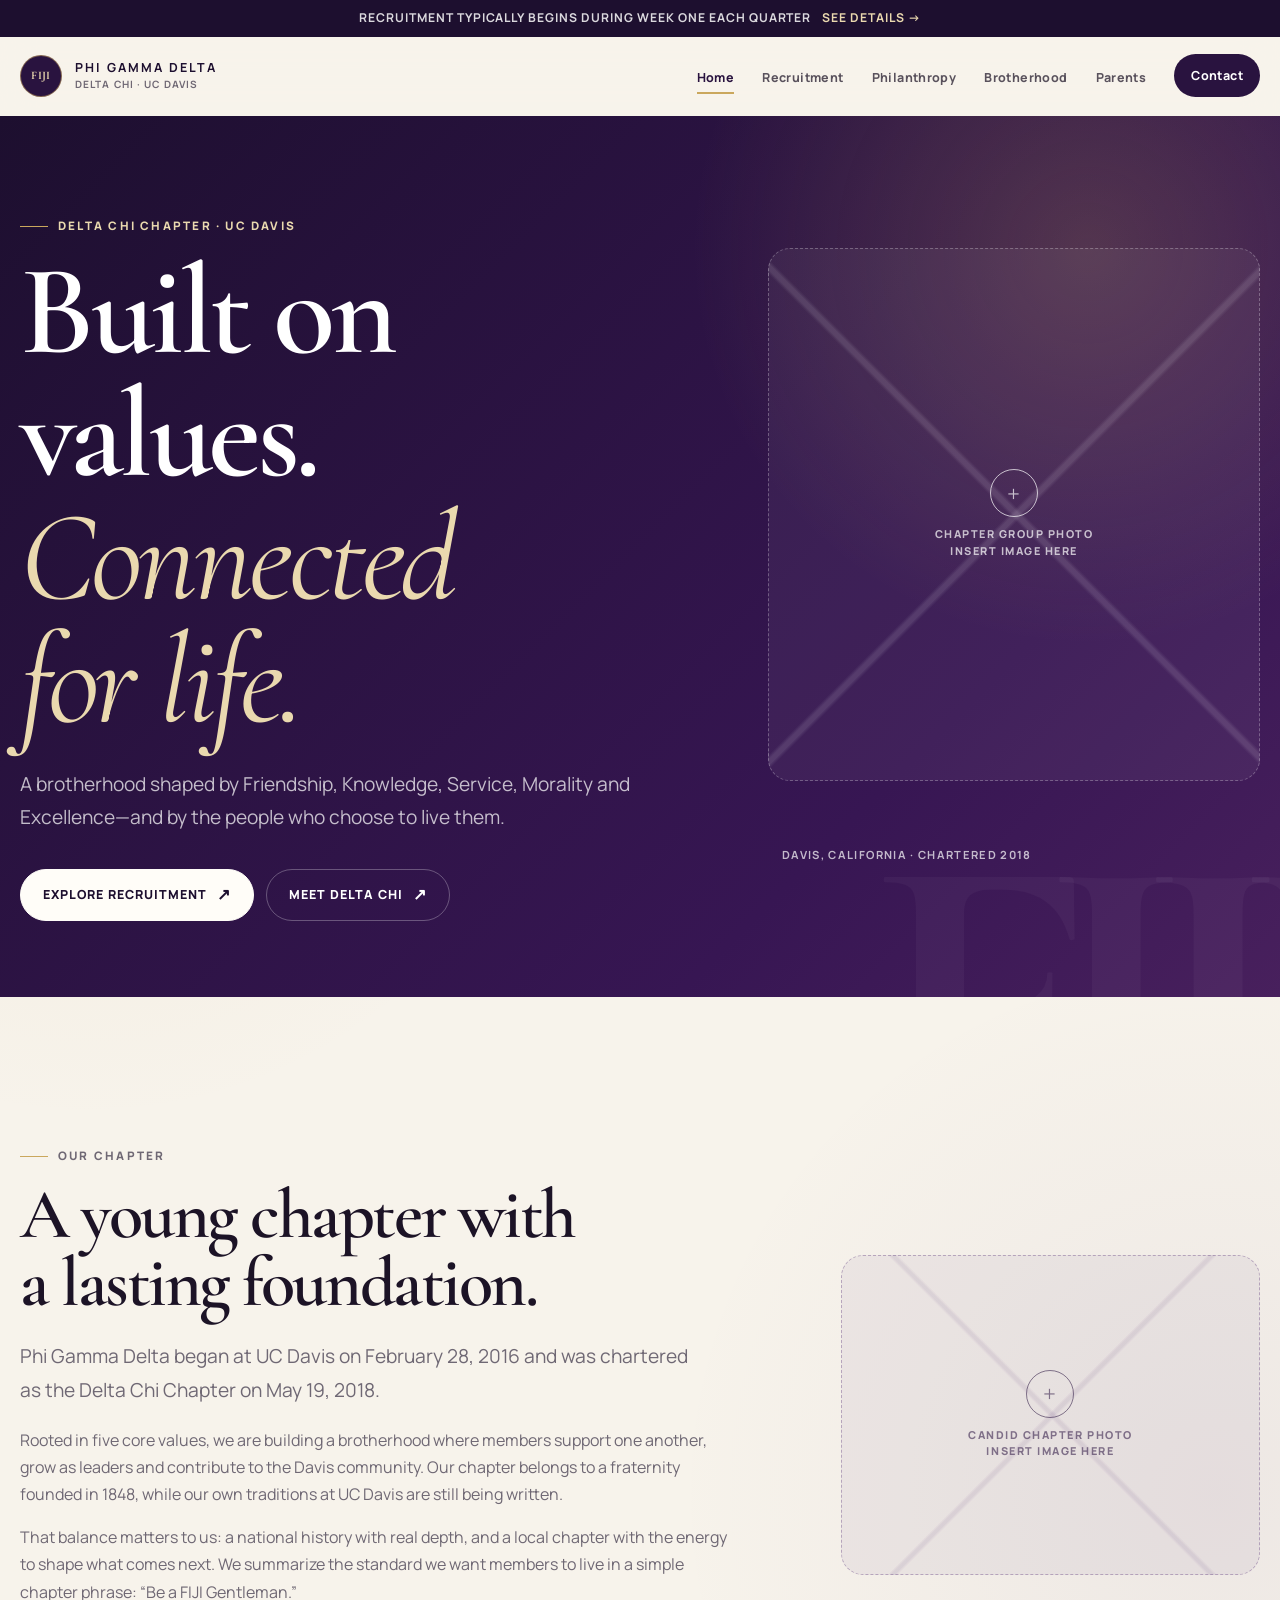
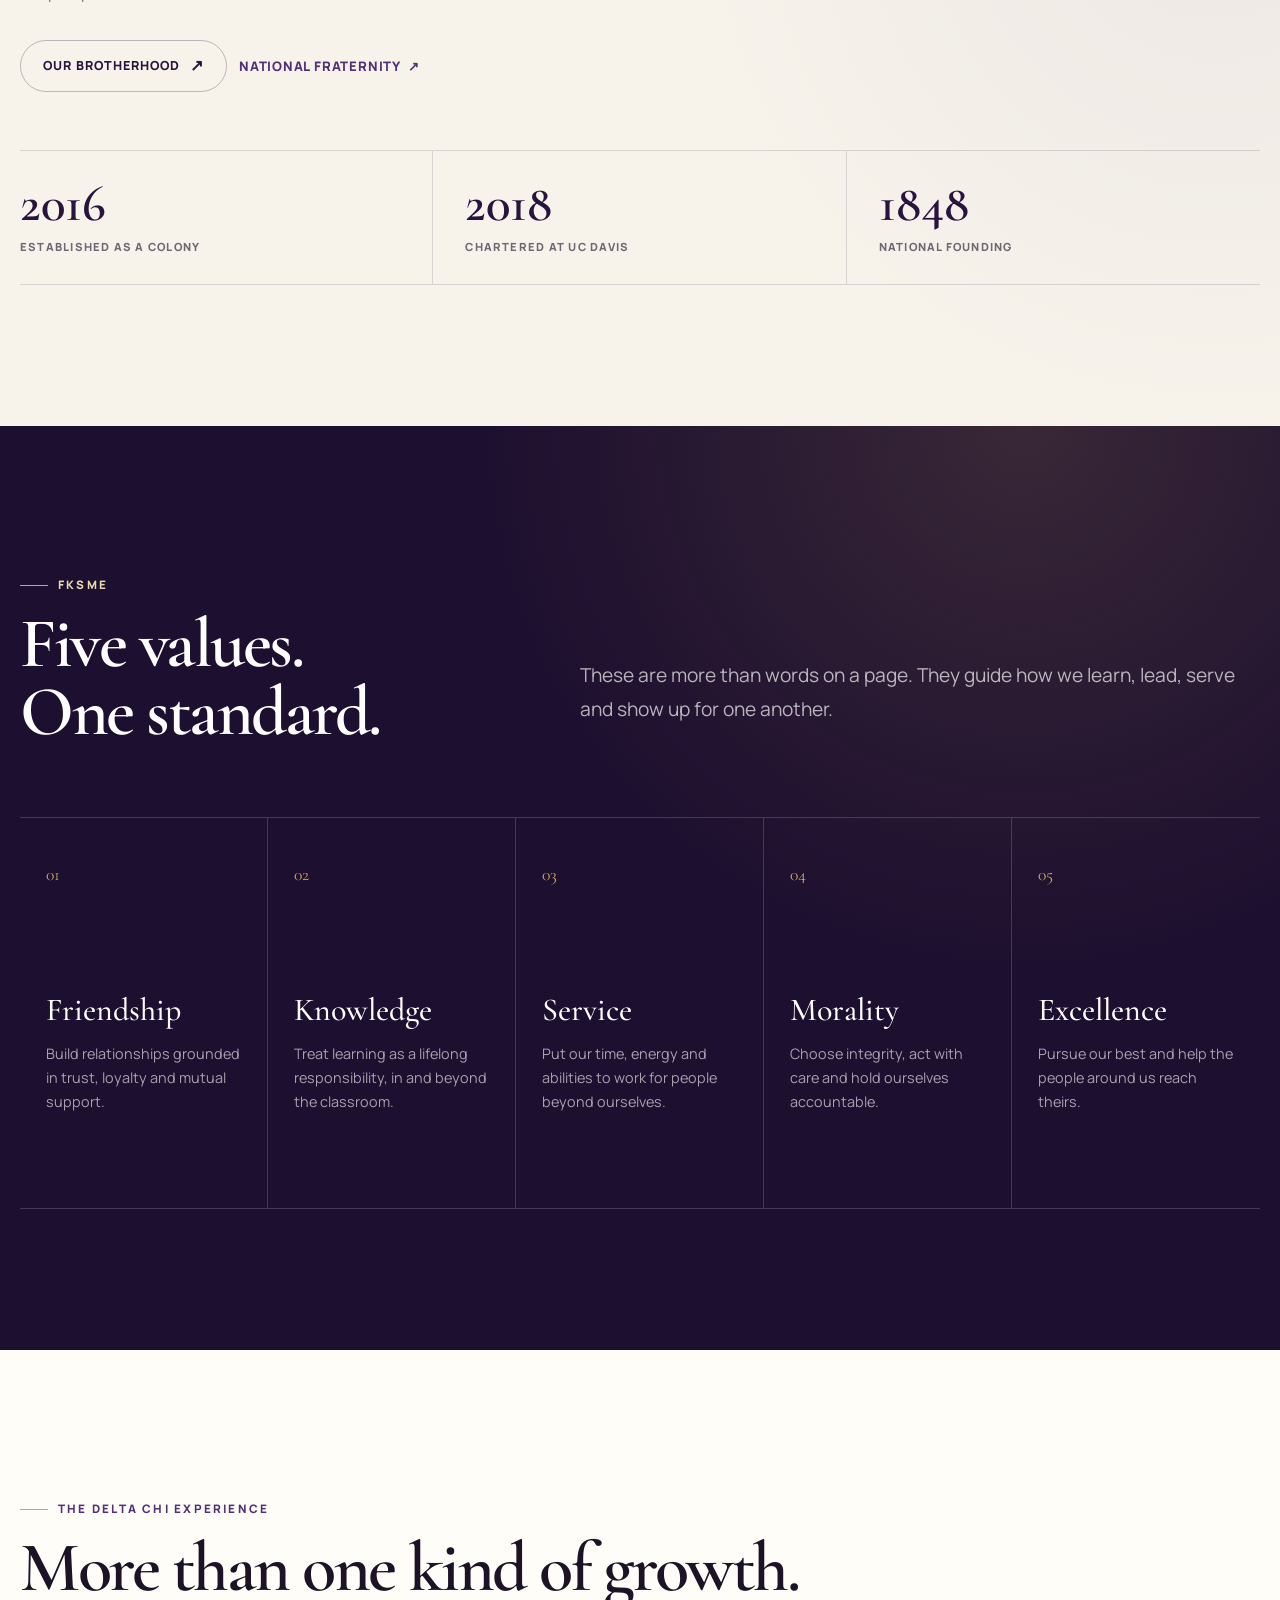
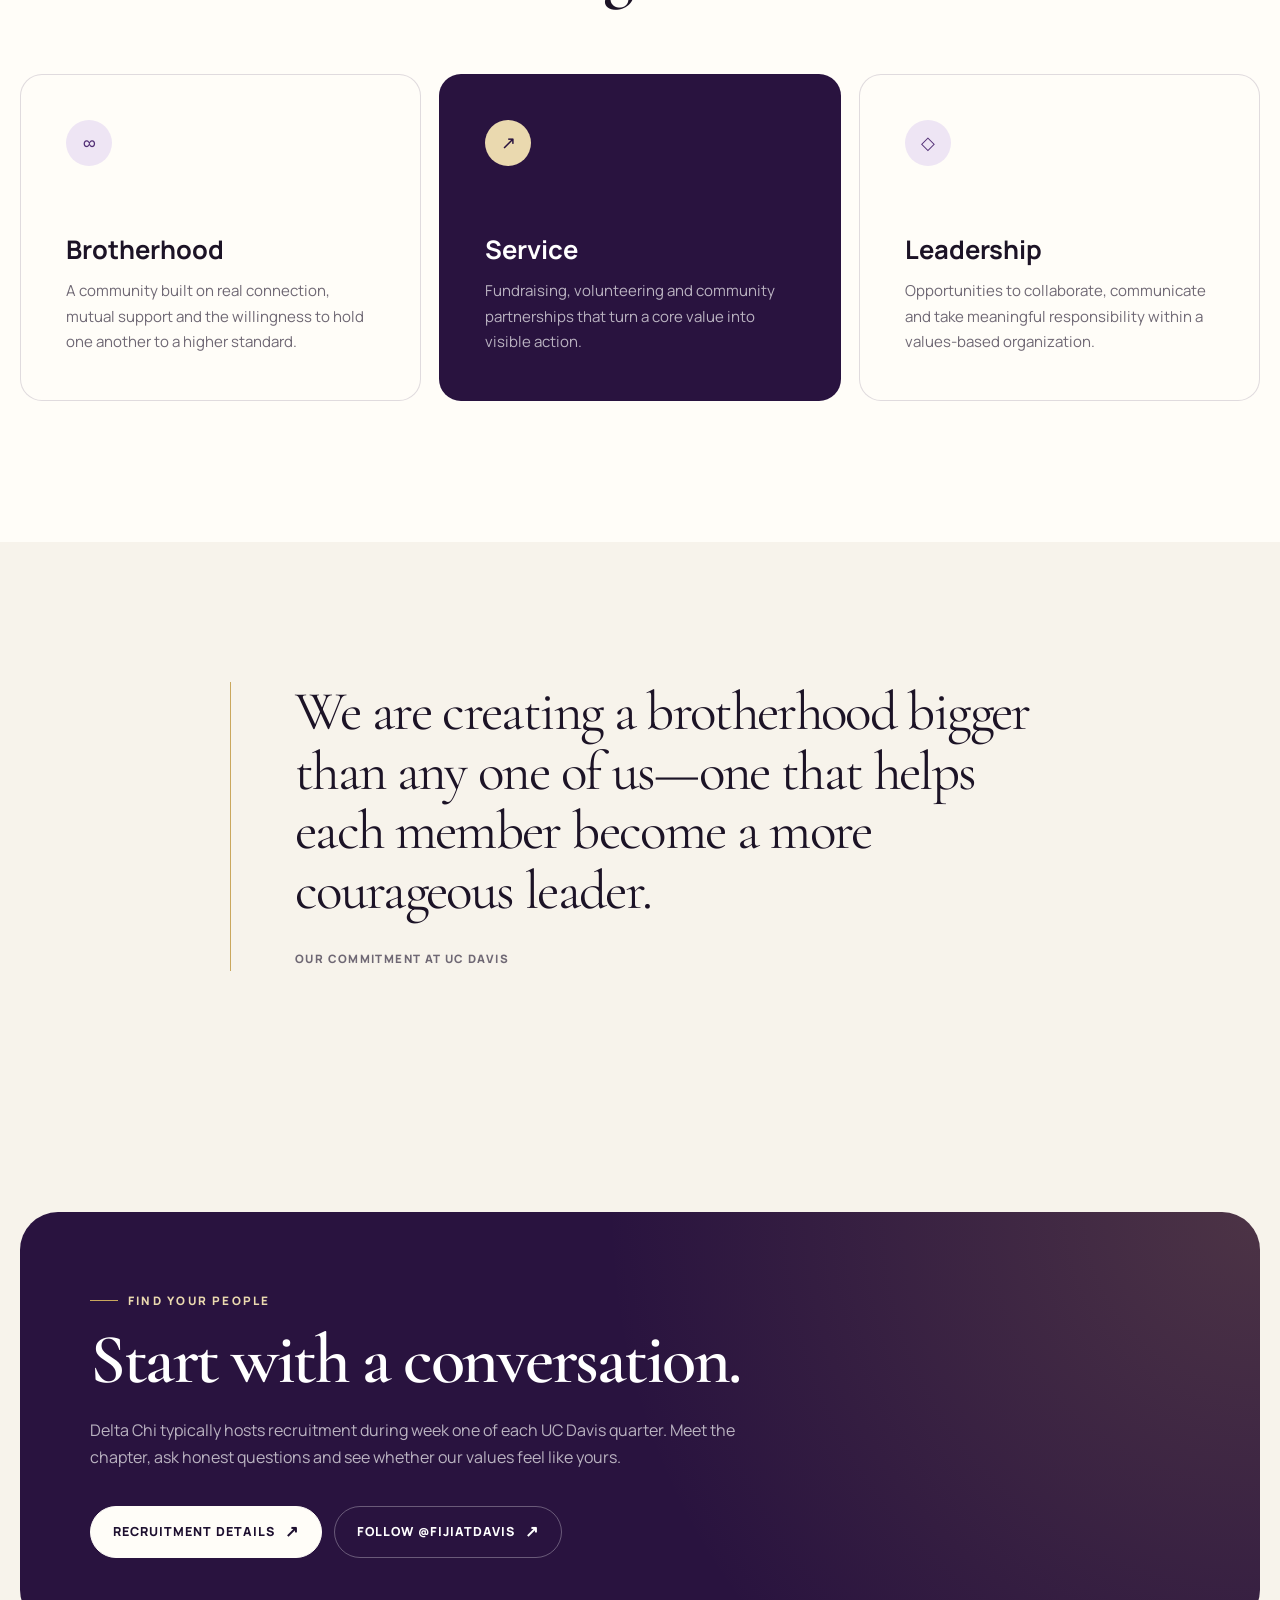
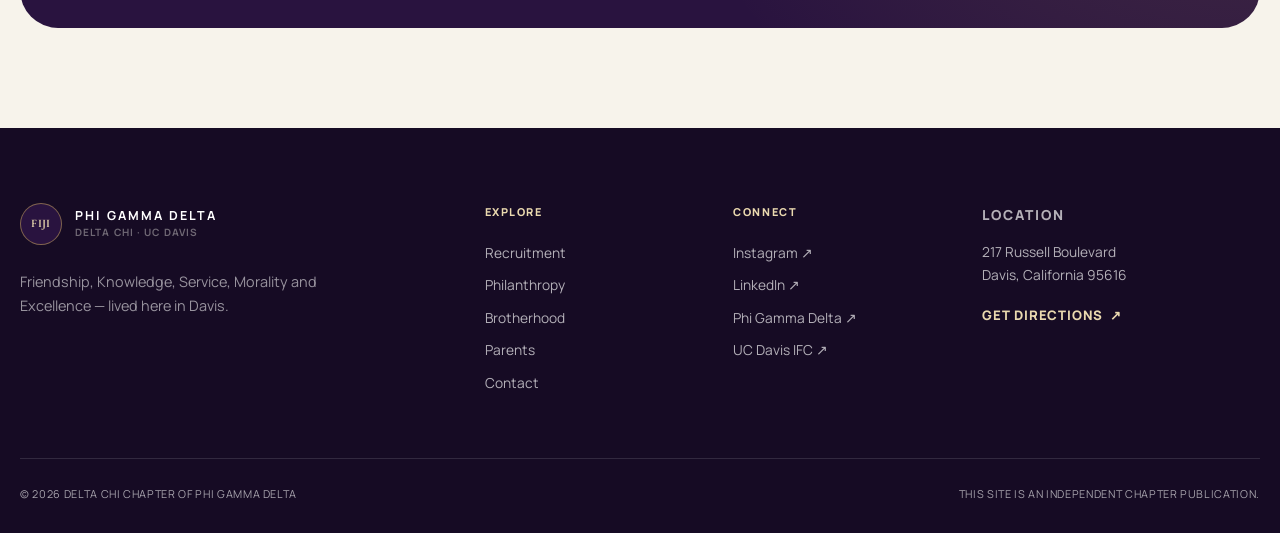
<file: index.html>
<!doctype html>
<html lang="en">
<head>
  <meta charset="utf-8">
  <meta name="viewport" content="width=device-width, initial-scale=1">
  <meta name="description" content="Phi Gamma Delta at UC Davis — the Delta Chi Chapter, chartered in 2018 and guided by Friendship, Knowledge, Service, Morality and Excellence.">
  <meta name="theme-color" content="#1d0f2f">
  <title>FIJI at UC Davis | Delta Chi Chapter</title>
  <link rel="preconnect" href="https://fonts.googleapis.com">
  <link rel="preconnect" href="https://fonts.gstatic.com" crossorigin>
  <link href="https://fonts.googleapis.com/css2?family=Cormorant+Garamond:ital,wght@0,500;0,600;1,500&amp;family=Manrope:wght@400;600;700;800&amp;display=swap" rel="stylesheet">
  <link rel="stylesheet" href="styles.css">
  <script src="script.js" defer></script>
</head>
<body data-page="home">
  <div data-site-header></div>
  <noscript>
    <nav class="noscript-nav" aria-label="Primary navigation">
      <a href="index.html">FIJI at UC Davis</a>
      <div class="noscript-links"><a href="index.html">Home</a><a href="recruitment.html">Recruitment</a><a href="philanthropy.html">Philanthropy</a><a href="brotherhood.html">Brotherhood</a><a href="parents.html">Parents</a><a href="contact.html">Contact</a><a href="https://www.instagram.com/fijiatdavis/">Instagram ↗</a></div>
    </nav>
  </noscript>

  <main id="main-content">
    <section class="home-hero">
      <div class="container hero-grid">
        <div class="hero-copy reveal">
          <p class="eyebrow light">Delta Chi Chapter · UC Davis</p>
          <h1>Built on values.<em>Connected for life.</em></h1>
          <p class="lede">A brotherhood shaped by Friendship, Knowledge, Service, Morality and Excellence—and by the people who choose to live them.</p>
          <div class="button-row">
            <a class="button light" href="recruitment.html">Explore recruitment</a>
            <a class="button secondary" style="color:#fff;border-color:rgba(255,255,255,.28)" href="#our-chapter">Meet Delta Chi</a>
          </div>
        </div>
        <div class="hero-side reveal">
          <div class="photo-placeholder dark" role="img" aria-label="Image placeholder for a chapter group photograph">
            <span class="placeholder-label">Chapter group photo<br>Insert image here</span>
          </div>
          <div class="chapter-stamp"><span>Davis, California · Chartered 2018</span></div>
        </div>
      </div>
    </section>

    <section class="section" id="our-chapter">
      <div class="container">
        <div class="split wide-left">
          <div class="copy-block reveal">
            <p class="eyebrow">Our chapter</p>
            <h2>A young chapter with a lasting foundation.</h2>
            <p class="lede">Phi Gamma Delta began at UC Davis on February 28, 2016 and was chartered as the Delta Chi Chapter on May 19, 2018.</p>
            <p>Rooted in five core values, we are building a brotherhood where members support one another, grow as leaders and contribute to the Davis community. Our chapter belongs to a fraternity founded in 1848, while our own traditions at UC Davis are still being written.</p>
            <p>That balance matters to us: a national history with real depth, and a local chapter with the energy to shape what comes next. We summarize the standard we want members to live in a simple chapter phrase: “Be a FIJI Gentleman.”</p>
            <div class="button-row">
              <a class="button secondary" href="brotherhood.html">Our brotherhood</a>
              <a class="text-link" href="https://phigam.org/" target="_blank" rel="noopener noreferrer">National fraternity</a>
            </div>
          </div>
          <div class="photo-placeholder reveal" role="img" aria-label="Image placeholder for a candid chapter photograph">
            <span class="placeholder-label">Candid chapter photo<br>Insert image here</span>
          </div>
        </div>
        <div class="facts-row reveal" aria-label="Chapter milestones">
          <div class="fact"><strong>2016</strong><span>Established as a colony</span></div>
          <div class="fact"><strong>2018</strong><span>Chartered at UC Davis</span></div>
          <div class="fact"><strong>1848</strong><span>National founding</span></div>
        </div>
      </div>
    </section>

    <section class="section purple" id="values">
      <div class="container">
        <div class="section-head reveal">
          <div>
            <p class="eyebrow light">FKSME</p>
            <h2>Five values.<br>One standard.</h2>
          </div>
          <p class="lede">These are more than words on a page. They guide how we learn, lead, serve and show up for one another.</p>
        </div>
        <div class="values-grid reveal">
          <article class="value-card">
            <span class="number">01</span>
            <h3>Friendship</h3>
            <p>Build relationships grounded in trust, loyalty and mutual support.</p>
          </article>
          <article class="value-card">
            <span class="number">02</span>
            <h3>Knowledge</h3>
            <p>Treat learning as a lifelong responsibility, in and beyond the classroom.</p>
          </article>
          <article class="value-card">
            <span class="number">03</span>
            <h3>Service</h3>
            <p>Put our time, energy and abilities to work for people beyond ourselves.</p>
          </article>
          <article class="value-card">
            <span class="number">04</span>
            <h3>Morality</h3>
            <p>Choose integrity, act with care and hold ourselves accountable.</p>
          </article>
          <article class="value-card">
            <span class="number">05</span>
            <h3>Excellence</h3>
            <p>Pursue our best and help the people around us reach theirs.</p>
          </article>
        </div>
      </div>
    </section>

    <section class="section paper">
      <div class="container">
        <div class="section-head reveal">
          <div>
            <p class="eyebrow">The Delta Chi experience</p>
            <h2>More than one kind of growth.</h2>
          </div>
        </div>
        <div class="feature-grid">
          <a class="feature-card reveal" href="brotherhood.html">
            <span class="card-icon" aria-hidden="true">∞</span>
            <h3>Brotherhood</h3>
            <p>A community built on real connection, mutual support and the willingness to hold one another to a higher standard.</p>
          </a>
          <a class="feature-card highlight reveal" href="philanthropy.html">
            <span class="card-icon" aria-hidden="true">↗</span>
            <h3>Service</h3>
            <p>Fundraising, volunteering and community partnerships that turn a core value into visible action.</p>
          </a>
          <a class="feature-card reveal" href="parents.html">
            <span class="card-icon" aria-hidden="true">◇</span>
            <h3>Leadership</h3>
            <p>Opportunities to collaborate, communicate and take meaningful responsibility within a values-based organization.</p>
          </a>
        </div>
      </div>
    </section>

    <section class="section">
      <div class="narrow reveal">
        <blockquote class="editorial-quote">
          <p>We are creating a brotherhood bigger than any one of us—one that helps each member become a more courageous leader.</p>
          <cite>Our commitment at UC Davis</cite>
        </blockquote>
      </div>
    </section>

    <section class="section tight">
      <div class="container">
        <div class="callout reveal">
          <p class="eyebrow light">Find your people</p>
          <h2>Start with a conversation.</h2>
          <p>Delta Chi typically hosts recruitment during week one of each UC Davis quarter. Meet the chapter, ask honest questions and see whether our values feel like yours.</p>
          <div class="button-row">
            <a class="button light" href="recruitment.html">Recruitment details</a>
            <a class="button secondary" style="color:#fff;border-color:rgba(255,255,255,.3)" href="https://www.instagram.com/fijiatdavis/" target="_blank" rel="noopener noreferrer">Follow @fijiatdavis</a>
          </div>
        </div>
      </div>
    </section>
  </main>

  <div data-site-footer></div>
</body>
</html>
</file>
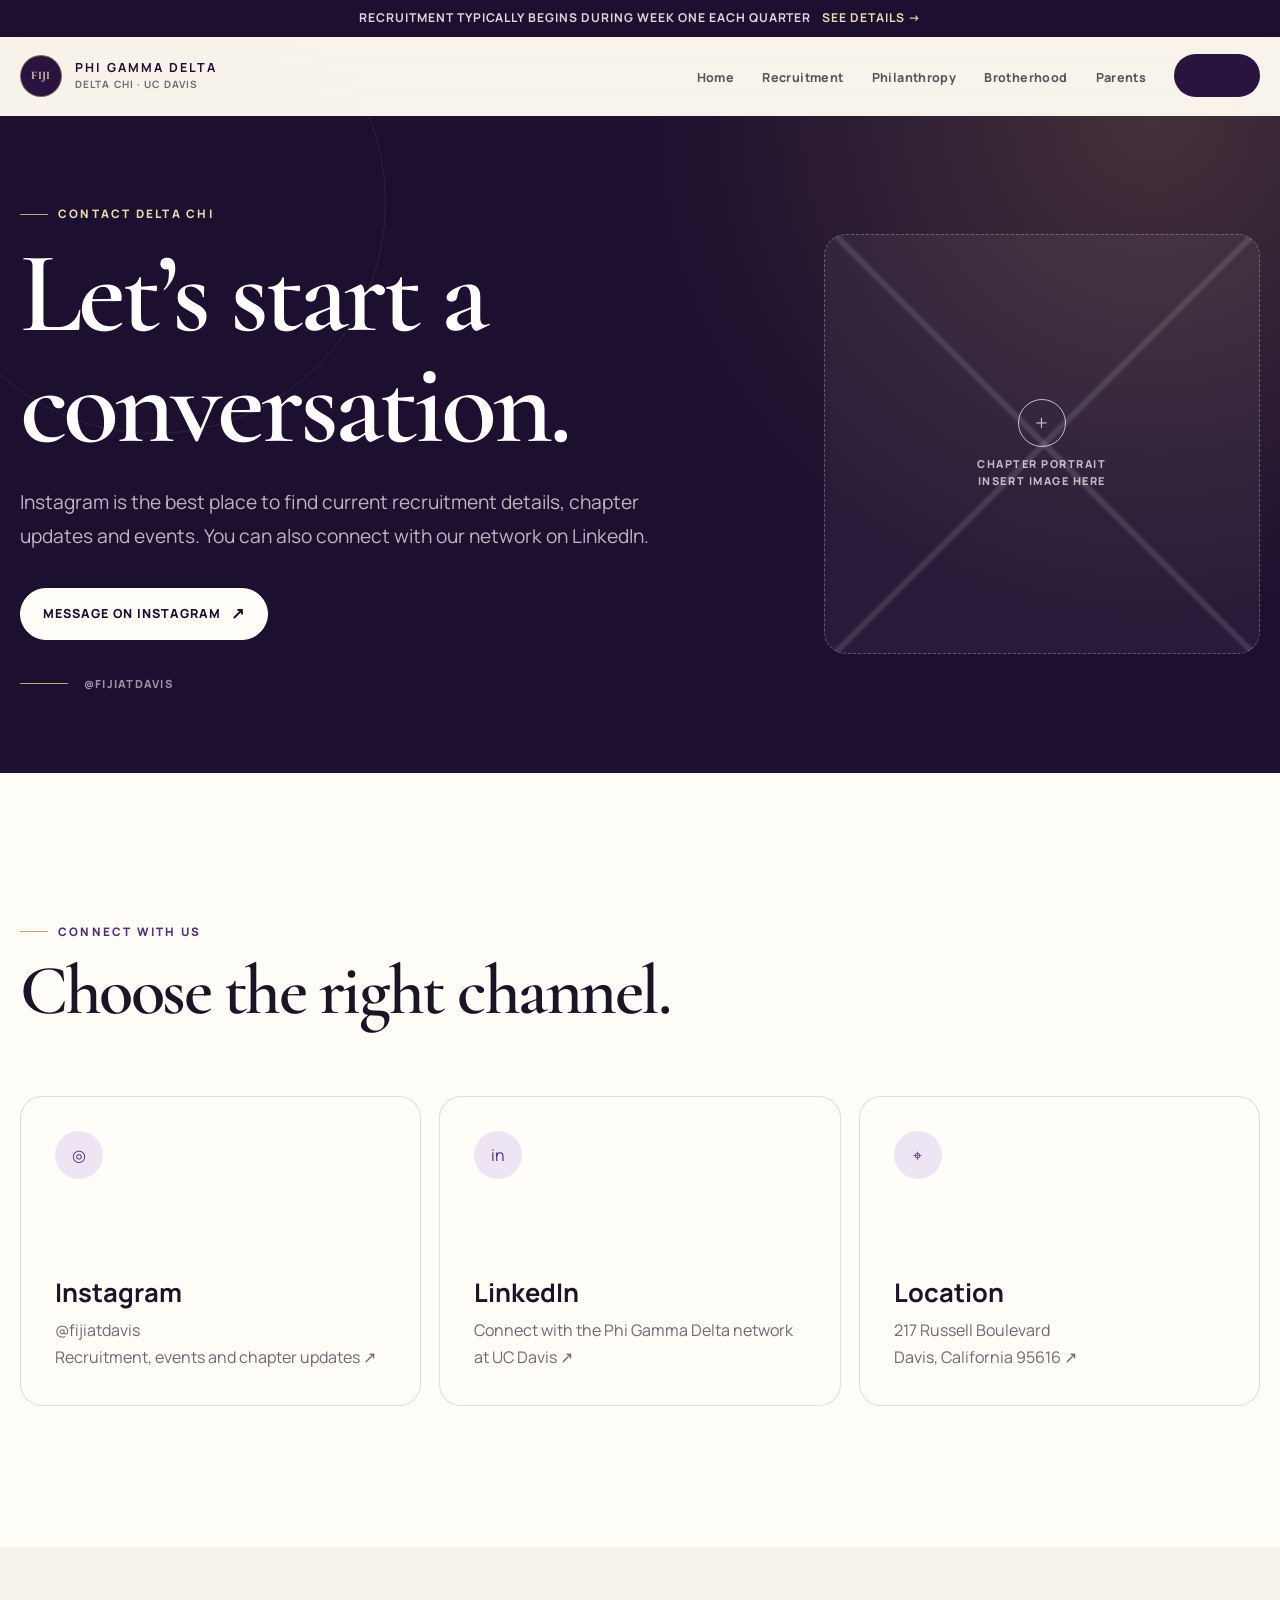
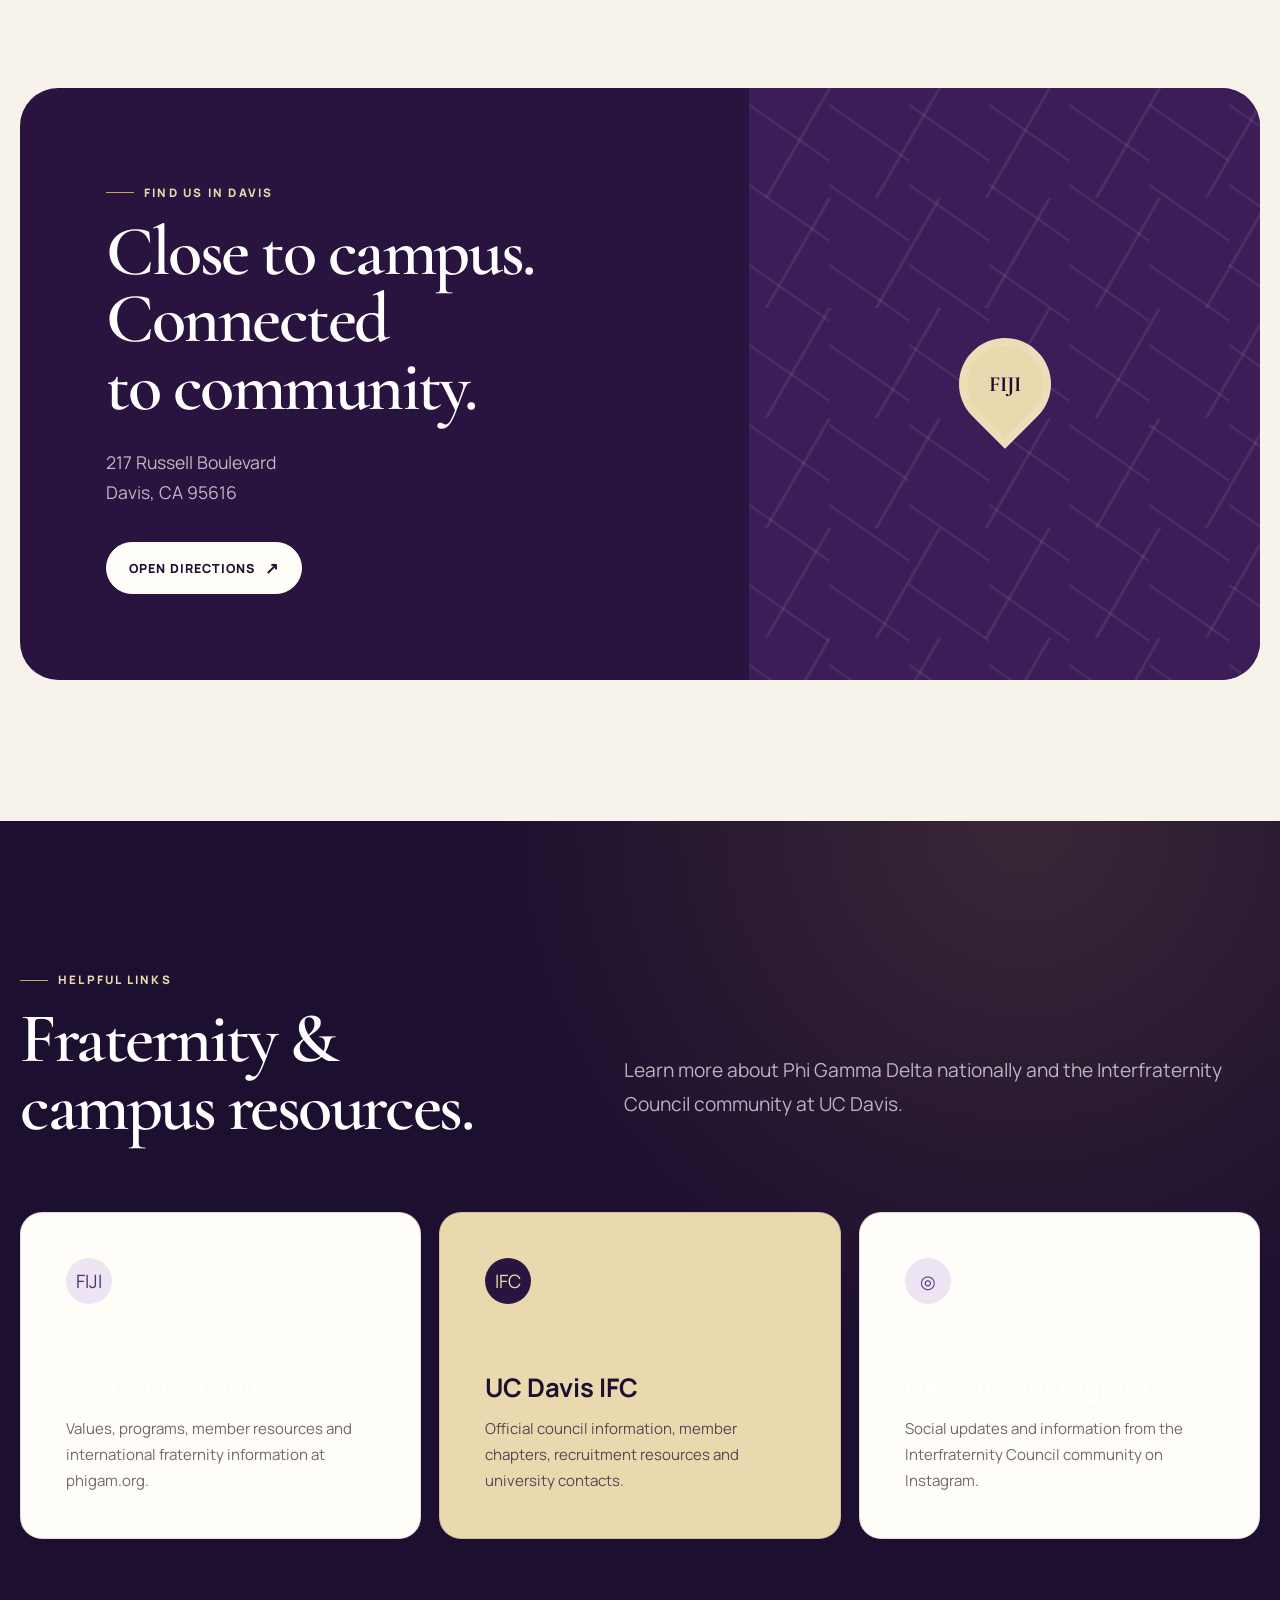
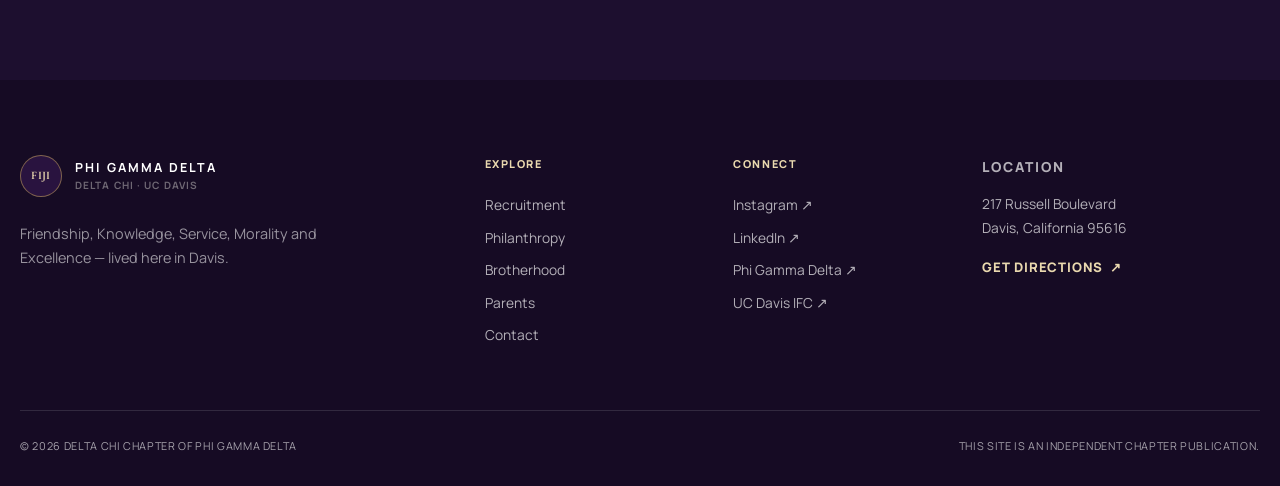
<file: contact.html>
<!doctype html>
<html lang="en">
<head>
  <meta charset="utf-8">
  <meta name="viewport" content="width=device-width, initial-scale=1">
  <meta name="description" content="Connect with the Delta Chi Chapter of Phi Gamma Delta at UC Davis on Instagram and LinkedIn, or find chapter and UC Davis IFC resources.">
  <meta name="theme-color" content="#1d0f2f">
  <title>Contact | FIJI at UC Davis</title>
  <link rel="preconnect" href="https://fonts.googleapis.com">
  <link rel="preconnect" href="https://fonts.gstatic.com" crossorigin>
  <link href="https://fonts.googleapis.com/css2?family=Cormorant+Garamond:ital,wght@0,500;0,600;1,500&amp;family=Manrope:wght@400;600;700;800&amp;display=swap" rel="stylesheet">
  <link rel="stylesheet" href="styles.css">
  <script src="script.js" defer></script>
</head>
<body data-page="contact">
  <div data-site-header></div>
  <noscript>
    <nav class="noscript-nav" aria-label="Primary navigation">
      <a href="index.html">FIJI at UC Davis</a>
      <div class="noscript-links"><a href="index.html">Home</a><a href="recruitment.html">Recruitment</a><a href="philanthropy.html">Philanthropy</a><a href="brotherhood.html">Brotherhood</a><a href="parents.html">Parents</a><a href="contact.html">Contact</a><a href="https://www.instagram.com/fijiatdavis/">Instagram ↗</a></div>
    </nav>
  </noscript>

  <main id="main-content">
    <section class="page-hero">
      <div class="container page-hero-grid">
        <div class="reveal">
          <p class="eyebrow light">Contact Delta Chi</p>
          <h1>Let’s start a conversation.</h1>
          <p class="lede">Instagram is the best place to find current recruitment details, chapter updates and events. You can also connect with our network on LinkedIn.</p>
          <div class="button-row">
            <a class="button light" href="https://www.instagram.com/fijiatdavis/" target="_blank" rel="noopener noreferrer">Message on Instagram</a>
          </div>
          <div class="page-kicker">@fijiatdavis</div>
        </div>
        <div class="photo-placeholder dark reveal" role="img" aria-label="Image placeholder for a chapter portrait">
          <span class="placeholder-label">Chapter portrait<br>Insert image here</span>
        </div>
      </div>
    </section>

    <section class="section paper">
      <div class="container">
        <div class="section-head reveal">
          <div>
            <p class="eyebrow">Connect with us</p>
            <h2>Choose the right channel.</h2>
          </div>
        </div>
        <div class="contact-grid">
          <a class="contact-card reveal" href="https://www.instagram.com/fijiatdavis/" target="_blank" rel="noopener noreferrer">
            <span class="contact-icon" aria-hidden="true">◎</span>
            <h3>Instagram</h3>
            <p>@fijiatdavis<br>Recruitment, events and chapter updates ↗</p>
          </a>
          <a class="contact-card reveal" href="https://www.linkedin.com/groups/16005053/" target="_blank" rel="noopener noreferrer">
            <span class="contact-icon" aria-hidden="true">in</span>
            <h3>LinkedIn</h3>
            <p>Connect with the Phi Gamma Delta network at UC Davis ↗</p>
          </a>
          <a class="contact-card reveal" href="https://www.google.com/maps/search/?api=1&amp;query=217+Russell+Blvd+Davis+CA+95616" target="_blank" rel="noopener noreferrer">
            <span class="contact-icon" aria-hidden="true">⌖</span>
            <h3>Location</h3>
            <p>217 Russell Boulevard<br>Davis, California 95616 ↗</p>
          </a>
        </div>
      </div>
    </section>

    <section class="section">
      <div class="container">
        <div class="location-panel reveal">
          <div class="location-copy">
            <p class="eyebrow light">Find us in Davis</p>
            <h2>Close to campus. Connected to community.</h2>
            <address>217 Russell Boulevard<br>Davis, CA 95616</address>
            <div class="button-row">
              <a class="button light" href="https://www.google.com/maps/search/?api=1&amp;query=217+Russell+Blvd+Davis+CA+95616" target="_blank" rel="noopener noreferrer">Open directions</a>
            </div>
          </div>
          <div class="location-art" role="img" aria-label="Stylized map graphic marking the chapter location in Davis">
            <div class="map-pin" aria-hidden="true"><span>FIJI</span></div>
          </div>
        </div>
      </div>
    </section>

    <section class="section purple">
      <div class="container">
        <div class="section-head reveal">
          <div>
            <p class="eyebrow light">Helpful links</p>
            <h2>Fraternity &amp; campus resources.</h2>
          </div>
          <p class="lede">Learn more about Phi Gamma Delta nationally and the Interfraternity Council community at UC Davis.</p>
        </div>
        <div class="feature-grid">
          <a class="feature-card reveal" href="https://phigam.org/" target="_blank" rel="noopener noreferrer">
            <span class="card-icon" aria-hidden="true">FIJI</span>
            <h3>Phi Gamma Delta</h3>
            <p>Values, programs, member resources and international fraternity information at phigam.org.</p>
          </a>
          <a class="feature-card gold reveal" href="https://csi.ucdavis.edu/sorority-fraternity-life/councils/ifc" target="_blank" rel="noopener noreferrer">
            <span class="card-icon" aria-hidden="true">IFC</span>
            <h3>UC Davis IFC</h3>
            <p>Official council information, member chapters, recruitment resources and university contacts.</p>
          </a>
          <a class="feature-card reveal" href="https://www.instagram.com/davis_ifc/" target="_blank" rel="noopener noreferrer">
            <span class="card-icon" aria-hidden="true">◎</span>
            <h3>Davis IFC Instagram</h3>
            <p>Social updates and information from the Interfraternity Council community on Instagram.</p>
          </a>
        </div>
      </div>
    </section>
  </main>

  <div data-site-footer></div>
</body>
</html>
</file>
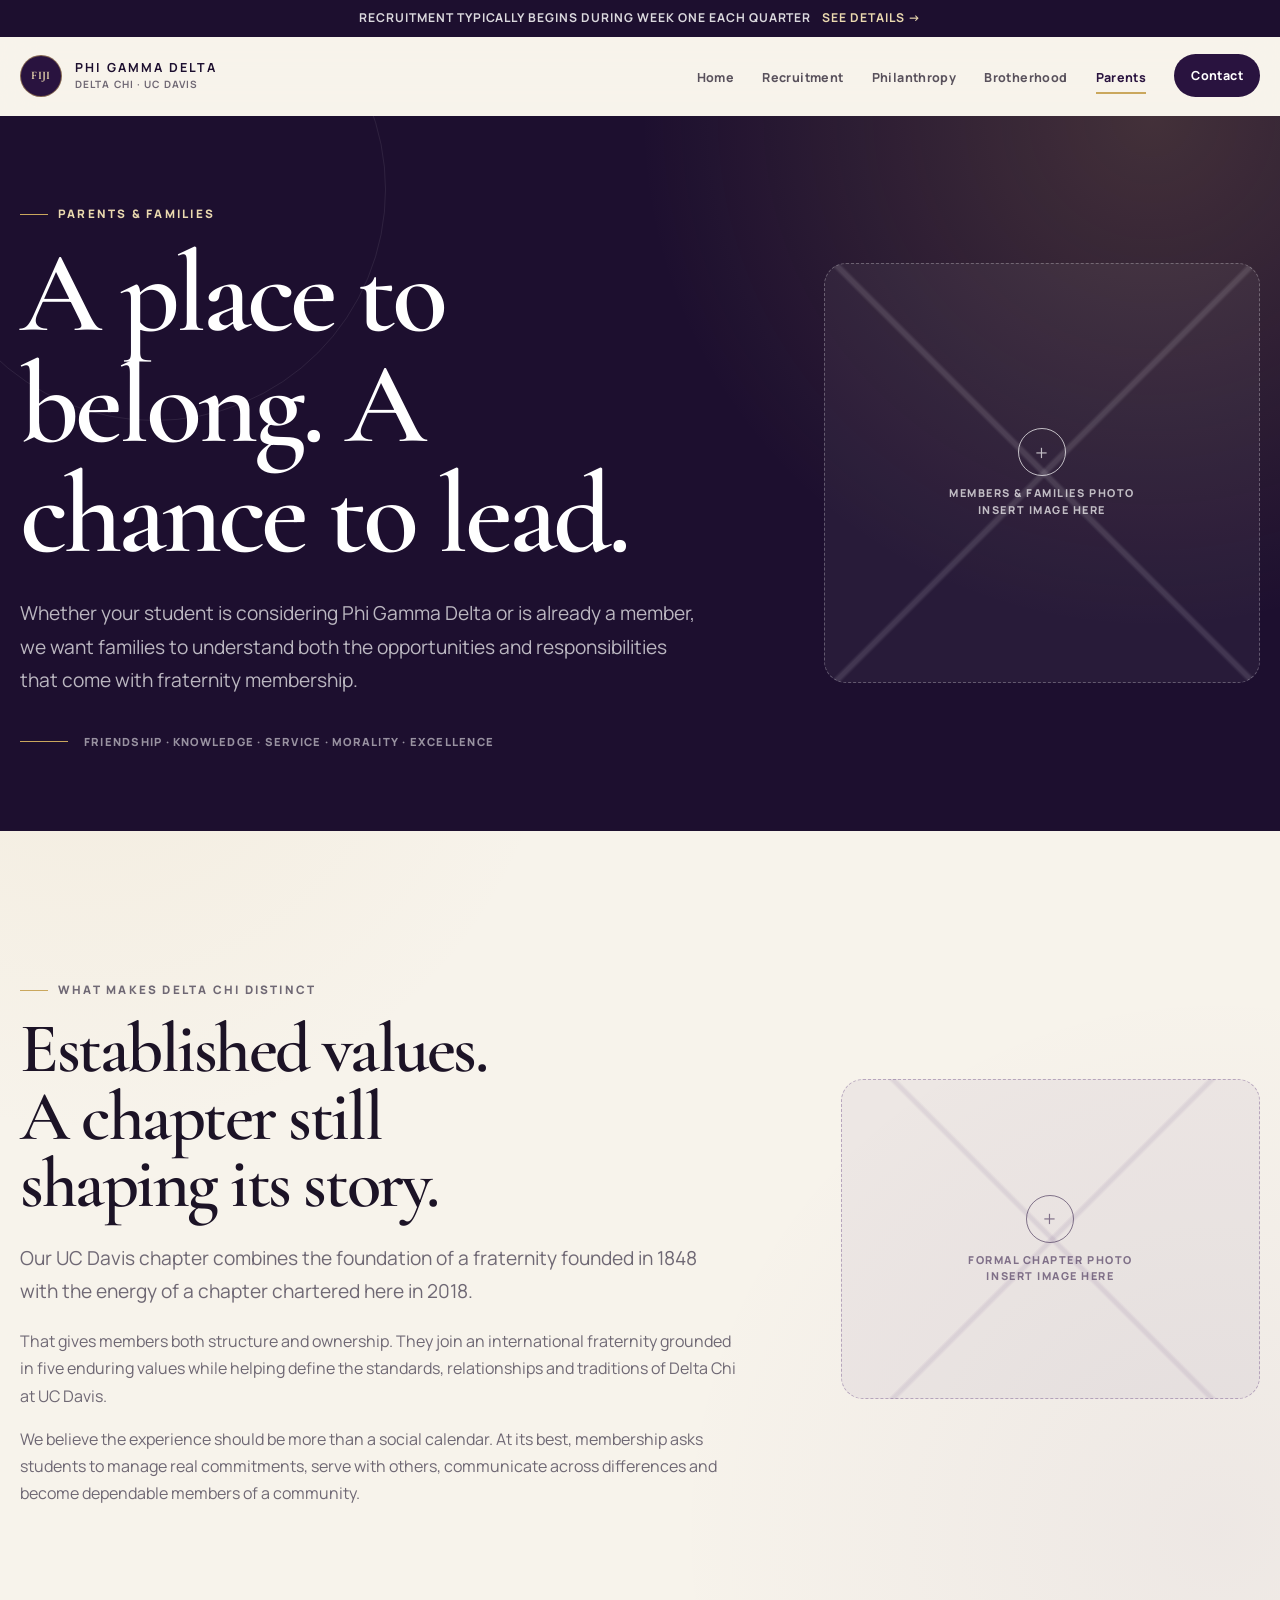
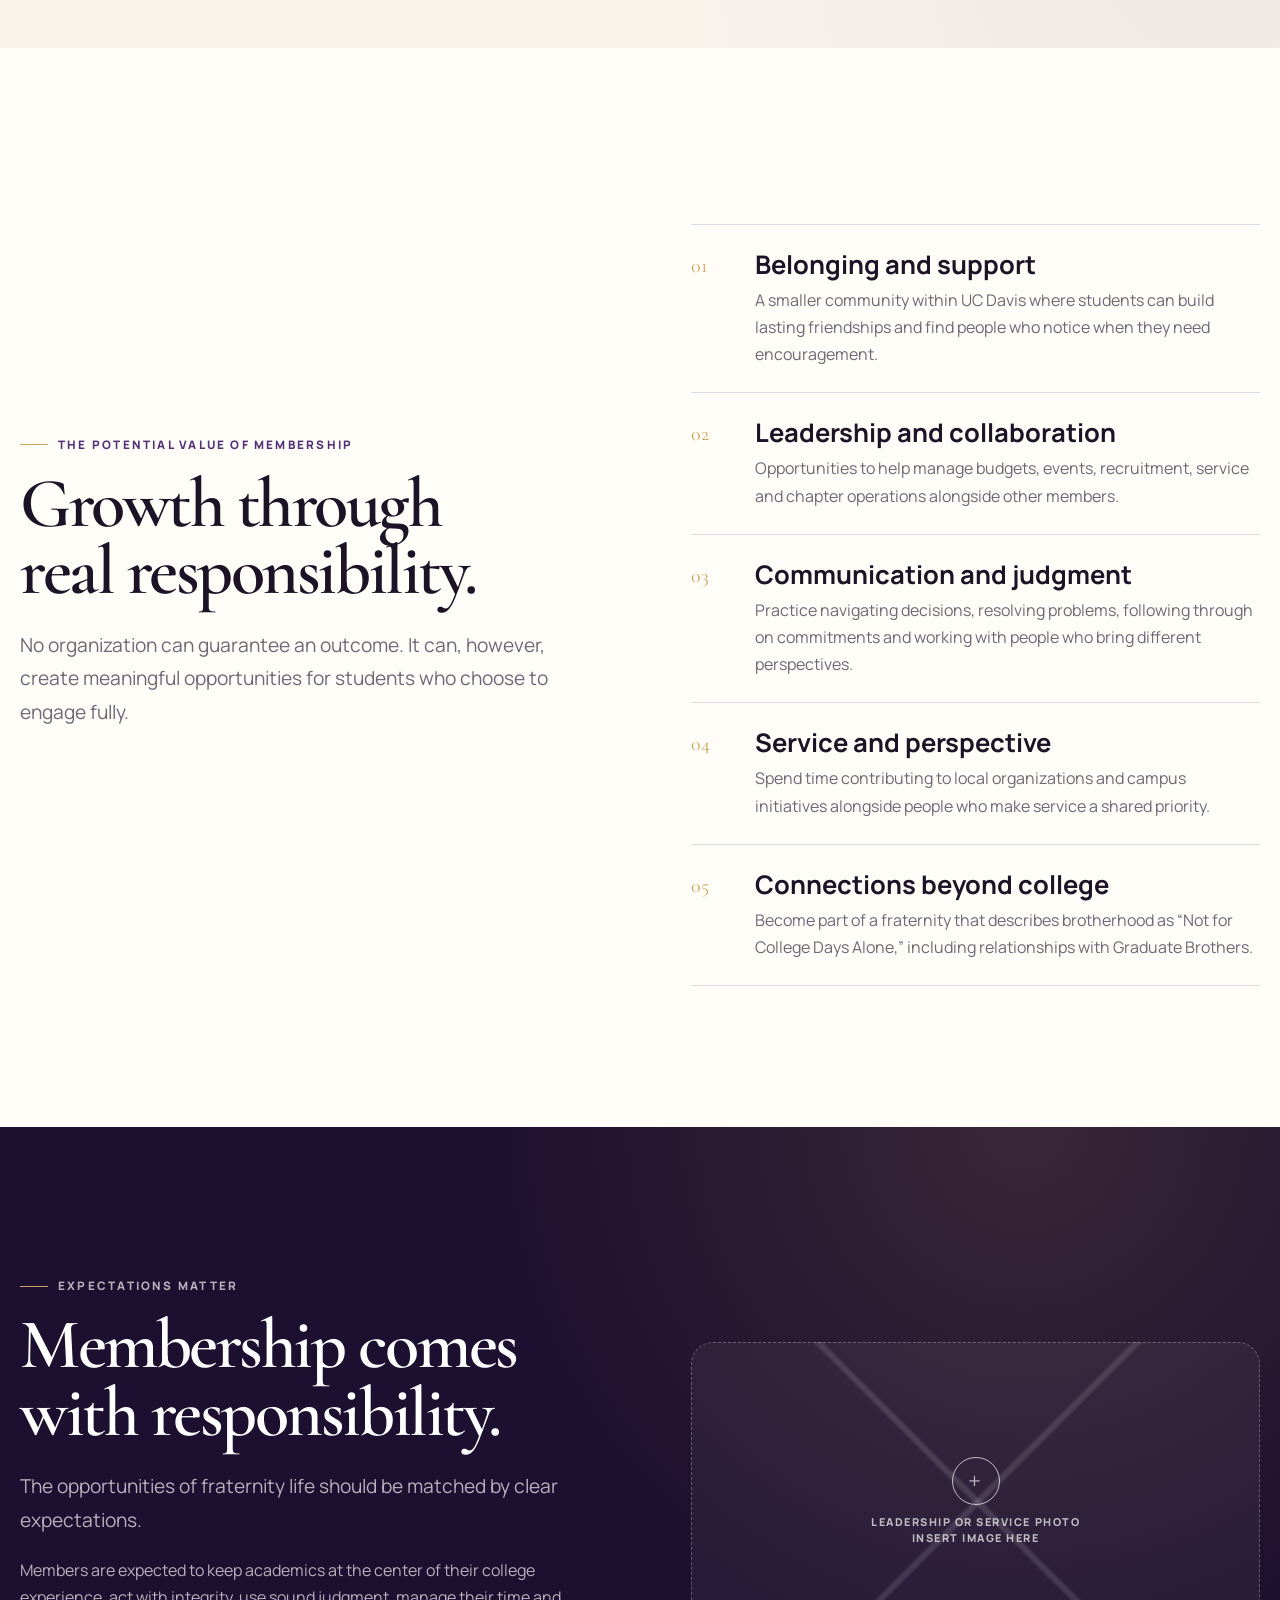
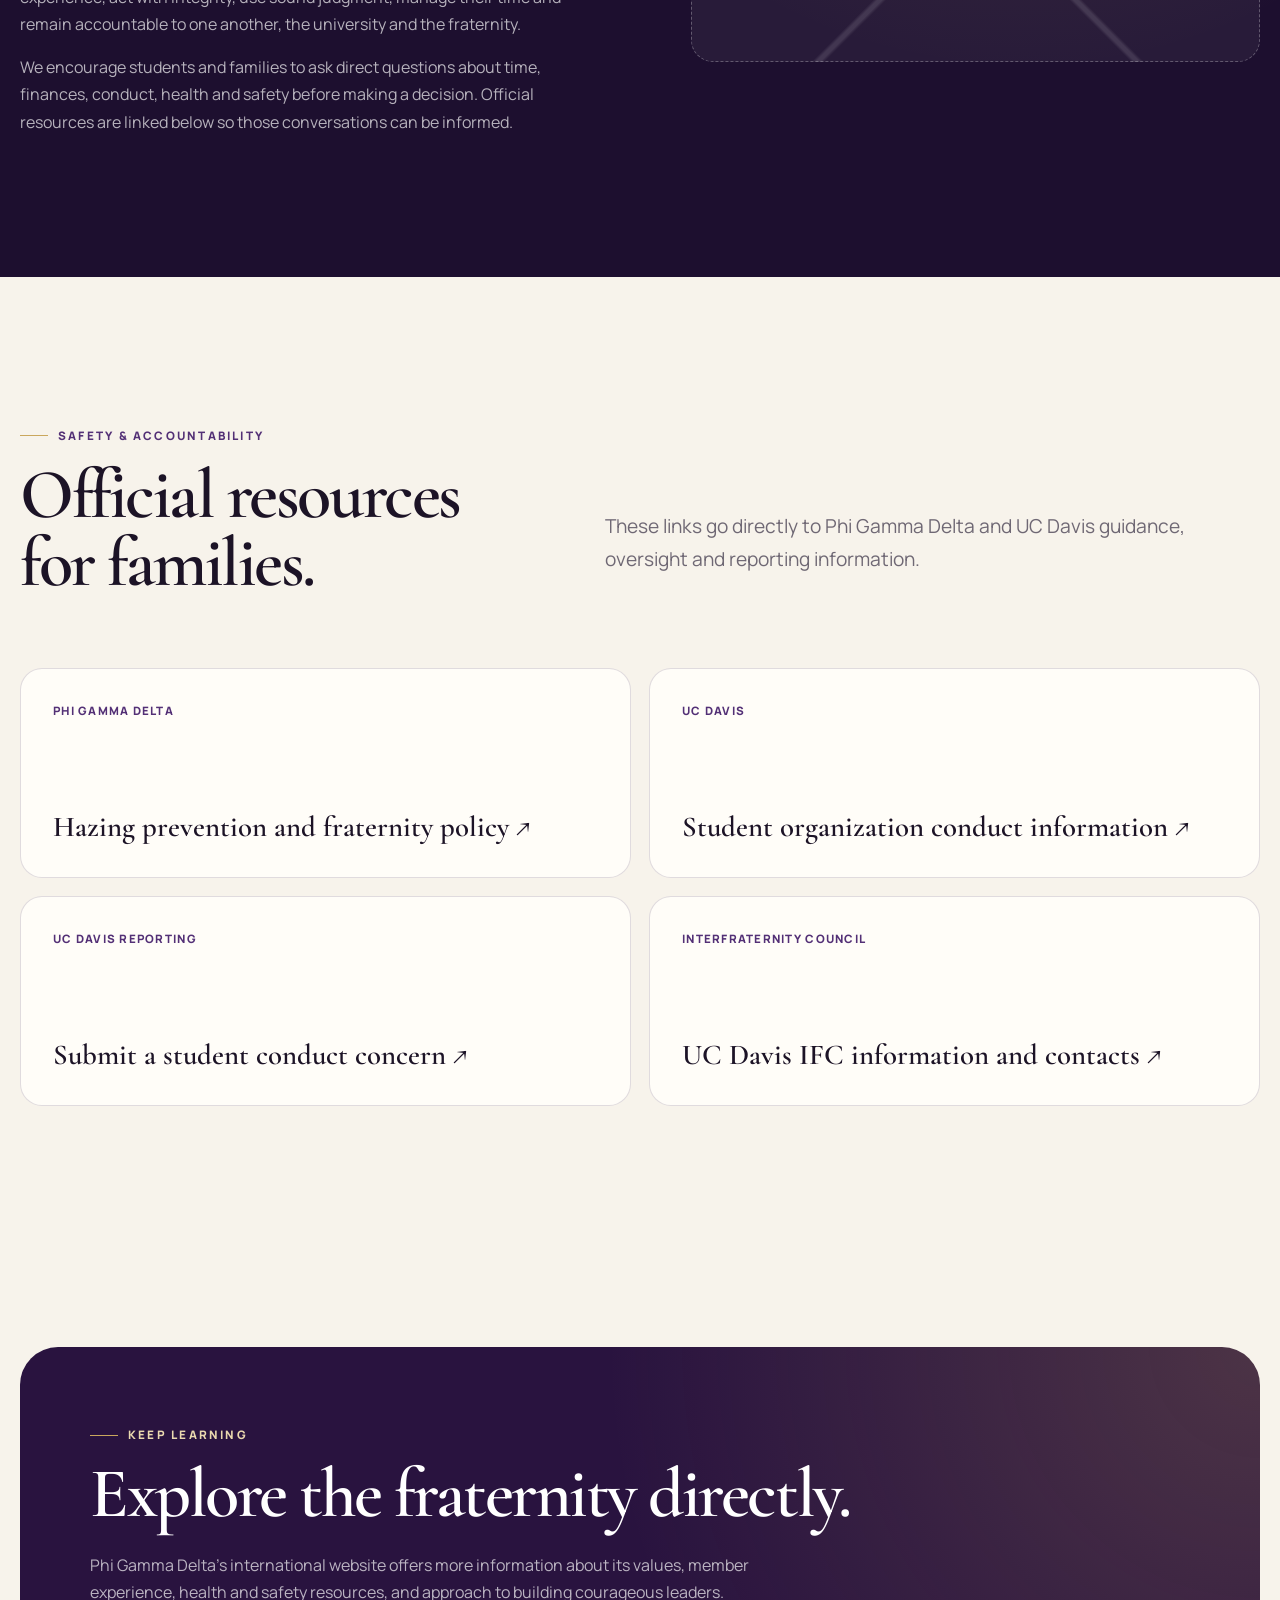
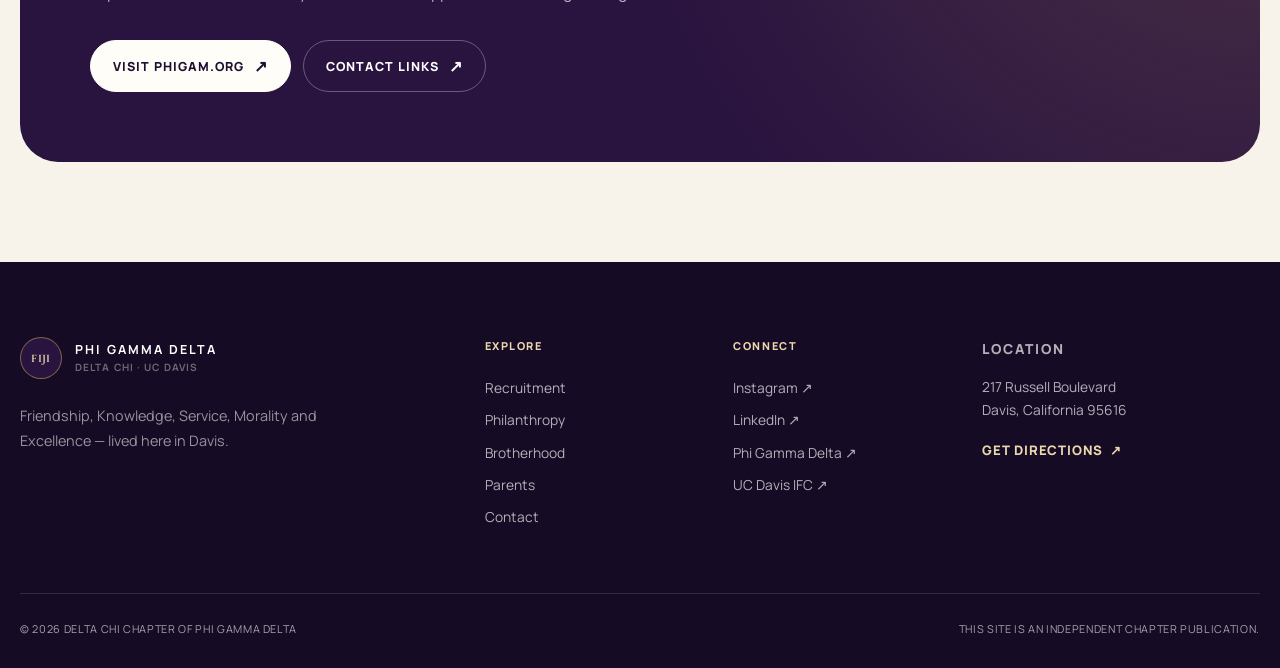
<file: parents.html>
<!doctype html>
<html lang="en">
<head>
  <meta charset="utf-8">
  <meta name="viewport" content="width=device-width, initial-scale=1">
  <meta name="description" content="Information for parents and families about Phi Gamma Delta at UC Davis, including member development, expectations and official safety resources.">
  <meta name="theme-color" content="#1d0f2f">
  <title>Parents &amp; Families | FIJI at UC Davis</title>
  <link rel="preconnect" href="https://fonts.googleapis.com">
  <link rel="preconnect" href="https://fonts.gstatic.com" crossorigin>
  <link href="https://fonts.googleapis.com/css2?family=Cormorant+Garamond:ital,wght@0,500;0,600;1,500&amp;family=Manrope:wght@400;600;700;800&amp;display=swap" rel="stylesheet">
  <link rel="stylesheet" href="styles.css">
  <script src="script.js" defer></script>
</head>
<body data-page="parents">
  <div data-site-header></div>
  <noscript>
    <nav class="noscript-nav" aria-label="Primary navigation">
      <a href="index.html">FIJI at UC Davis</a>
      <div class="noscript-links"><a href="index.html">Home</a><a href="recruitment.html">Recruitment</a><a href="philanthropy.html">Philanthropy</a><a href="brotherhood.html">Brotherhood</a><a href="parents.html">Parents</a><a href="contact.html">Contact</a><a href="https://www.instagram.com/fijiatdavis/">Instagram ↗</a></div>
    </nav>
  </noscript>

  <main id="main-content">
    <section class="page-hero">
      <div class="container page-hero-grid">
        <div class="reveal">
          <p class="eyebrow light">Parents &amp; families</p>
          <h1>A place to belong. A chance to lead.</h1>
          <p class="lede">Whether your student is considering Phi Gamma Delta or is already a member, we want families to understand both the opportunities and responsibilities that come with fraternity membership.</p>
          <div class="page-kicker">Friendship · Knowledge · Service · Morality · Excellence</div>
        </div>
        <div class="photo-placeholder dark reveal" role="img" aria-label="Image placeholder for chapter members and their families">
          <span class="placeholder-label">Members &amp; families photo<br>Insert image here</span>
        </div>
      </div>
    </section>

    <section class="section">
      <div class="container">
        <div class="split wide-left">
          <div class="copy-block reveal">
            <p class="eyebrow">What makes Delta Chi distinct</p>
            <h2>Established values. A chapter still shaping its story.</h2>
            <p class="lede">Our UC Davis chapter combines the foundation of a fraternity founded in 1848 with the energy of a chapter chartered here in 2018.</p>
            <p>That gives members both structure and ownership. They join an international fraternity grounded in five enduring values while helping define the standards, relationships and traditions of Delta Chi at UC Davis.</p>
            <p>We believe the experience should be more than a social calendar. At its best, membership asks students to manage real commitments, serve with others, communicate across differences and become dependable members of a community.</p>
          </div>
          <div class="photo-placeholder reveal" role="img" aria-label="Image placeholder for a formal chapter photograph">
            <span class="placeholder-label">Formal chapter photo<br>Insert image here</span>
          </div>
        </div>
      </div>
    </section>

    <section class="section paper">
      <div class="container">
        <div class="split">
          <div class="reveal">
            <p class="eyebrow">The potential value of membership</p>
            <h2>Growth through real responsibility.</h2>
            <p class="lede">No organization can guarantee an outcome. It can, however, create meaningful opportunities for students who choose to engage fully.</p>
          </div>
          <div class="benefit-list reveal">
            <div class="benefit-item">
              <span class="index">01</span>
              <div><h3>Belonging and support</h3><p>A smaller community within UC Davis where students can build lasting friendships and find people who notice when they need encouragement.</p></div>
            </div>
            <div class="benefit-item">
              <span class="index">02</span>
              <div><h3>Leadership and collaboration</h3><p>Opportunities to help manage budgets, events, recruitment, service and chapter operations alongside other members.</p></div>
            </div>
            <div class="benefit-item">
              <span class="index">03</span>
              <div><h3>Communication and judgment</h3><p>Practice navigating decisions, resolving problems, following through on commitments and working with people who bring different perspectives.</p></div>
            </div>
            <div class="benefit-item">
              <span class="index">04</span>
              <div><h3>Service and perspective</h3><p>Spend time contributing to local organizations and campus initiatives alongside people who make service a shared priority.</p></div>
            </div>
            <div class="benefit-item">
              <span class="index">05</span>
              <div><h3>Connections beyond college</h3><p>Become part of a fraternity that describes brotherhood as “Not for College Days Alone,” including relationships with Graduate Brothers.</p></div>
            </div>
          </div>
        </div>
      </div>
    </section>

    <section class="section purple">
      <div class="container">
        <div class="split">
          <div class="copy-block reveal">
            <p class="eyebrow light">Expectations matter</p>
            <h2>Membership comes with responsibility.</h2>
            <p class="lede">The opportunities of fraternity life should be matched by clear expectations.</p>
            <p>Members are expected to keep academics at the center of their college experience, act with integrity, use sound judgment, manage their time and remain accountable to one another, the university and the fraternity.</p>
            <p>We encourage students and families to ask direct questions about time, finances, conduct, health and safety before making a decision. Official resources are linked below so those conversations can be informed.</p>
          </div>
          <div class="photo-placeholder dark reveal" role="img" aria-label="Image placeholder for members participating in a chapter activity">
            <span class="placeholder-label">Leadership or service photo<br>Insert image here</span>
          </div>
        </div>
      </div>
    </section>

    <section class="section">
      <div class="container">
        <div class="section-head reveal">
          <div>
            <p class="eyebrow">Safety &amp; accountability</p>
            <h2>Official resources for families.</h2>
          </div>
          <p class="lede">These links go directly to Phi Gamma Delta and UC Davis guidance, oversight and reporting information.</p>
        </div>
        <div class="resource-grid">
          <a class="resource-card reveal" href="https://phigam.org/undergraduates/hazing-prevention/" target="_blank" rel="noopener noreferrer">
            <span>Phi Gamma Delta</span>
            <h3>Hazing prevention and fraternity policy ↗</h3>
          </a>
          <a class="resource-card reveal" href="https://csi.ucdavis.edu/organizational-conduct" target="_blank" rel="noopener noreferrer">
            <span>UC Davis</span>
            <h3>Student organization conduct information ↗</h3>
          </a>
          <a class="resource-card reveal" href="https://ucdavis-advocate.symplicity.com/collections/student-conduct-report" target="_blank" rel="noopener noreferrer">
            <span>UC Davis reporting</span>
            <h3>Submit a student conduct concern ↗</h3>
          </a>
          <a class="resource-card reveal" href="https://csi.ucdavis.edu/sorority-fraternity-life/councils/ifc" target="_blank" rel="noopener noreferrer">
            <span>Interfraternity Council</span>
            <h3>UC Davis IFC information and contacts ↗</h3>
          </a>
        </div>
      </div>
    </section>

    <section class="section tight">
      <div class="container">
        <div class="callout reveal">
          <p class="eyebrow light">Keep learning</p>
          <h2>Explore the fraternity directly.</h2>
          <p>Phi Gamma Delta’s international website offers more information about its values, member experience, health and safety resources, and approach to building courageous leaders.</p>
          <div class="button-row">
            <a class="button light" href="https://phigam.org/" target="_blank" rel="noopener noreferrer">Visit phigam.org</a>
            <a class="button secondary" style="color:#fff;border-color:rgba(255,255,255,.3)" href="contact.html">Contact links</a>
          </div>
        </div>
      </div>
    </section>
  </main>

  <div data-site-footer></div>
</body>
</html>
</file>
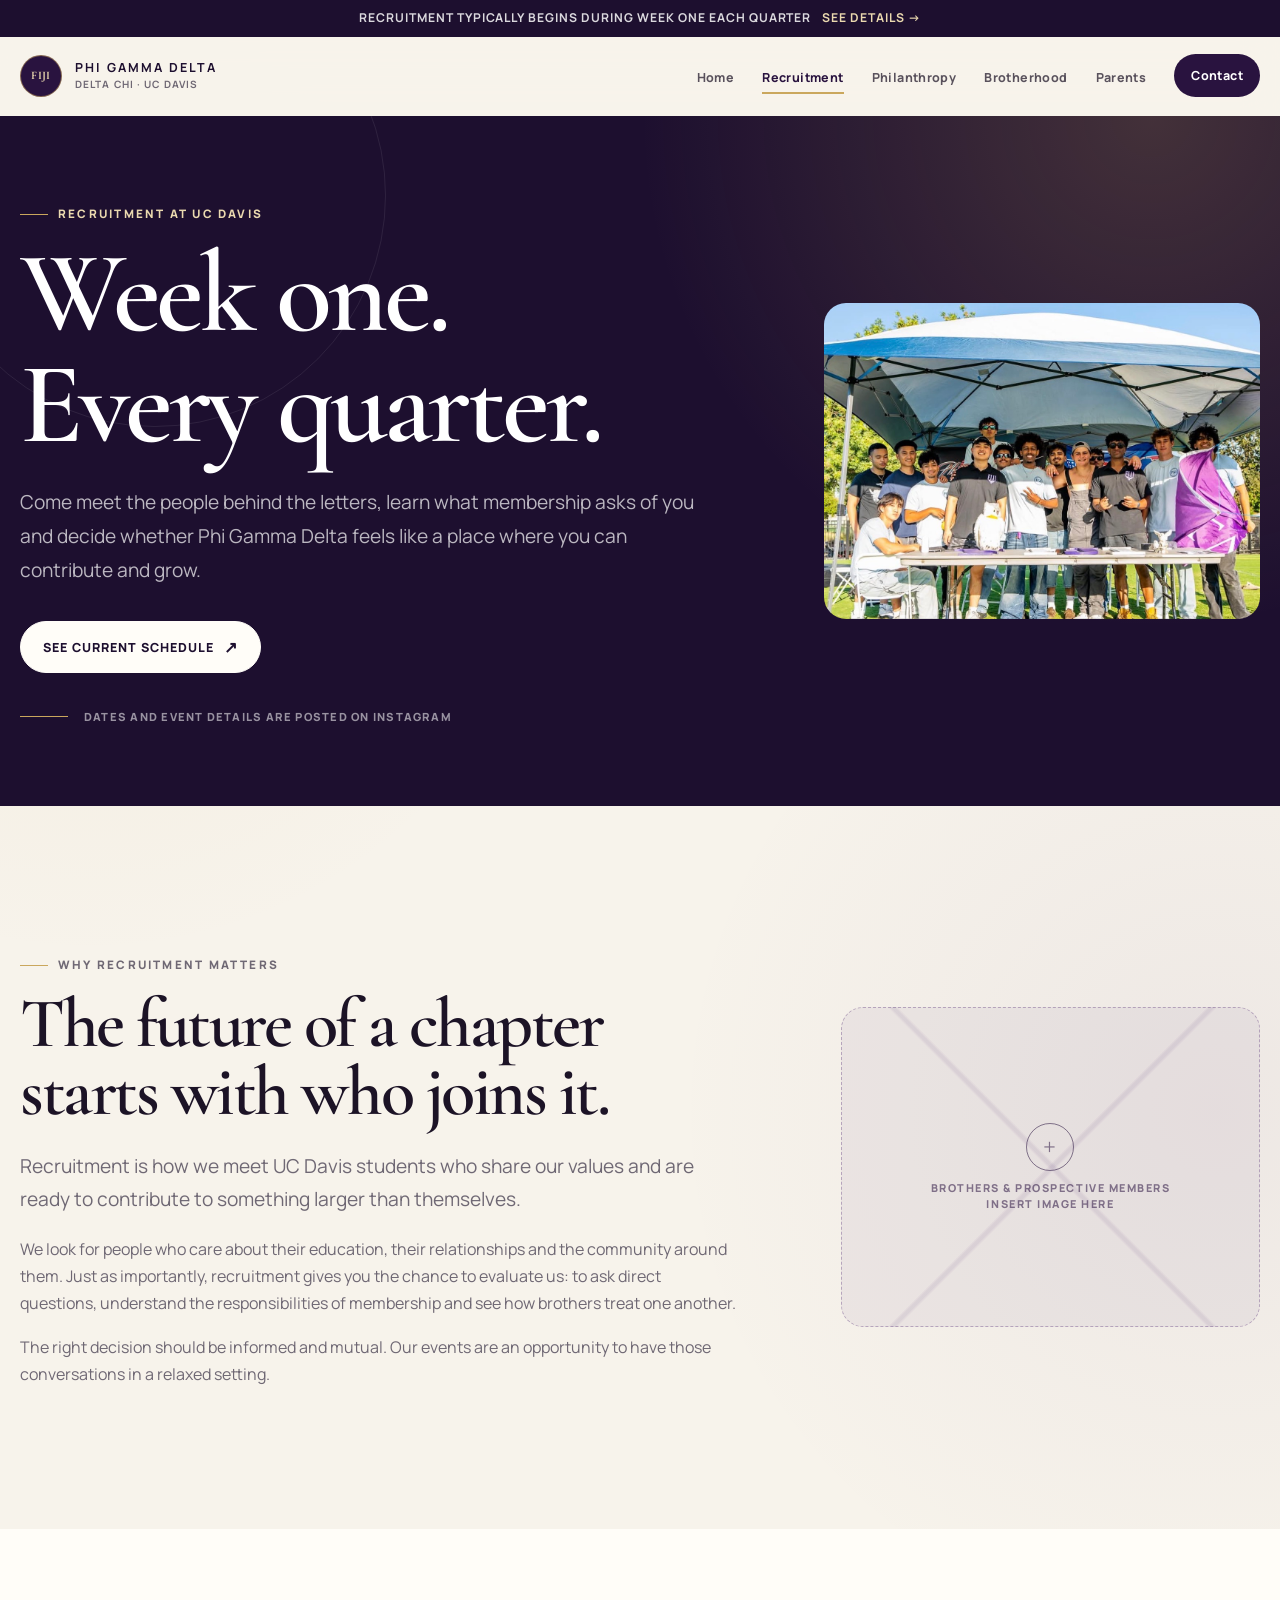
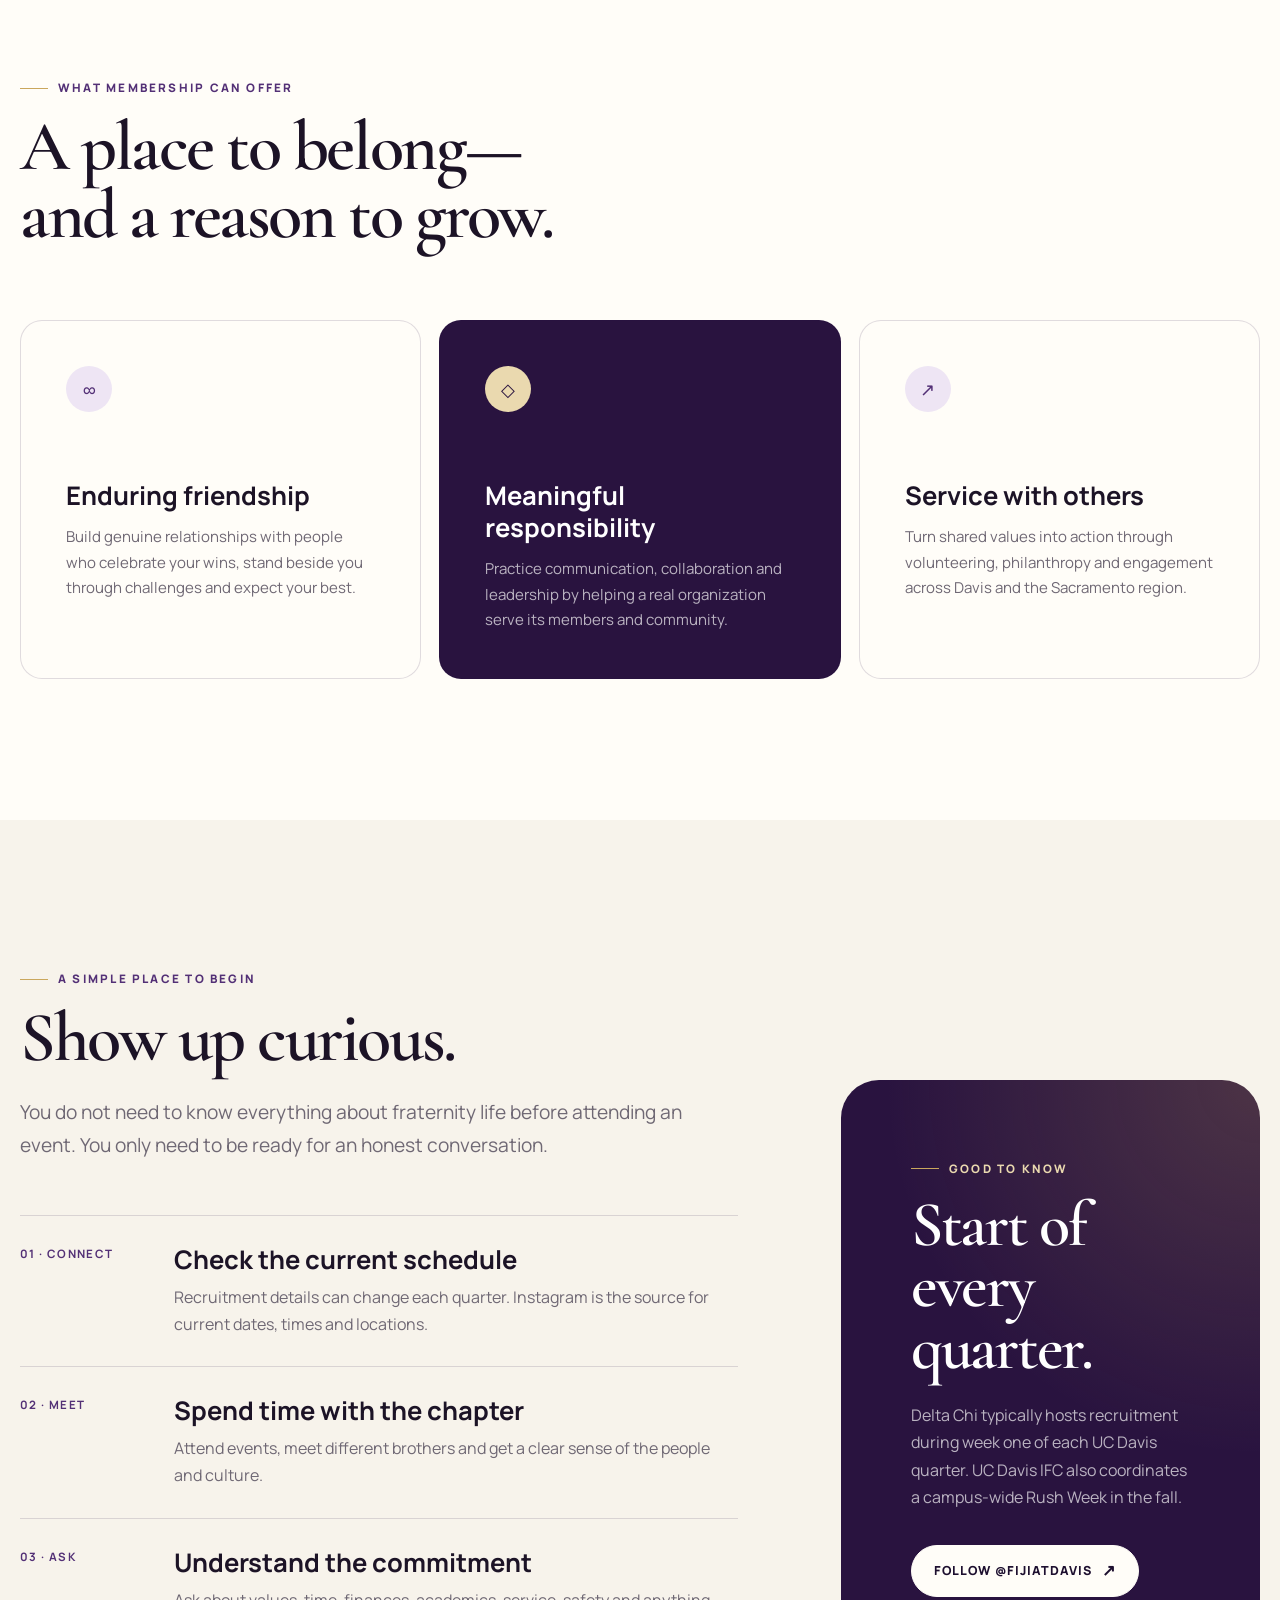
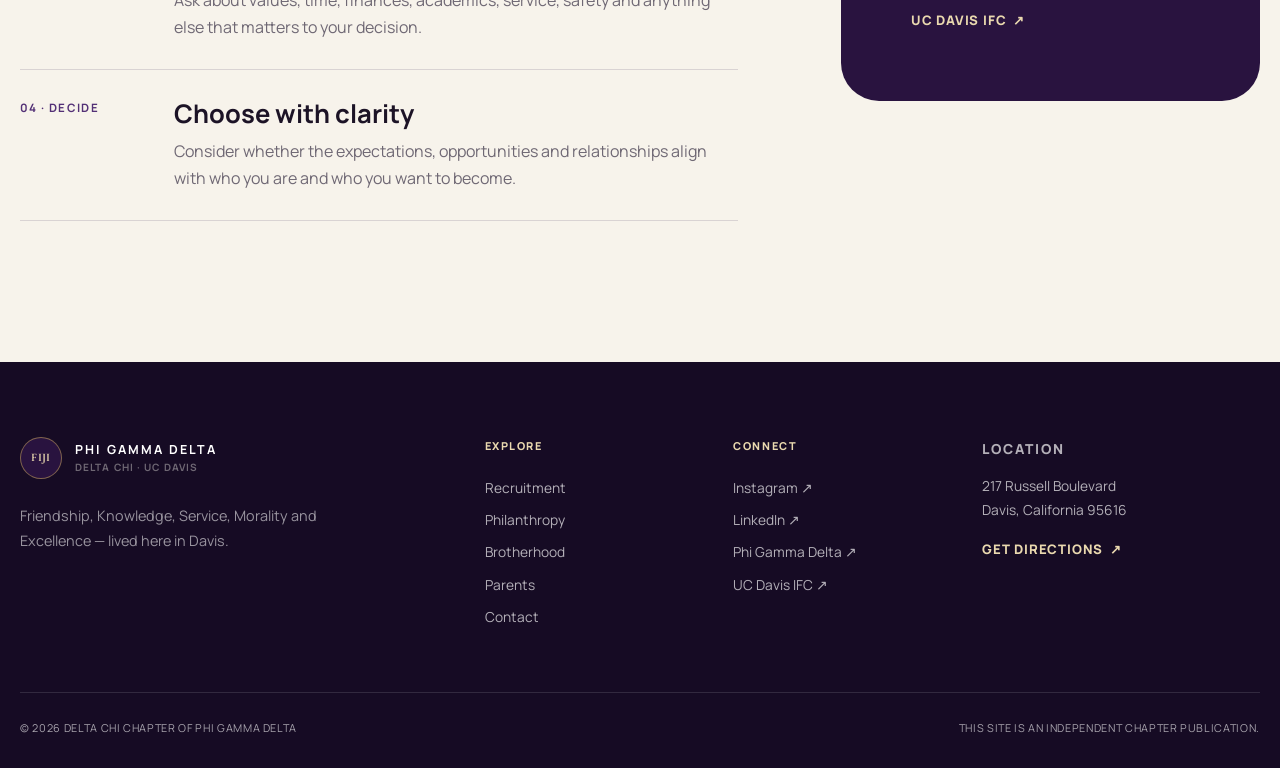
<file: recruitment.html>
<!doctype html>
<html lang="en">
<head>
  <meta charset="utf-8">
  <meta name="viewport" content="width=device-width, initial-scale=1">
  <meta name="description" content="Recruitment information for the Delta Chi Chapter of Phi Gamma Delta at UC Davis. Recruitment typically begins during week one of each quarter.">
  <meta name="theme-color" content="#1d0f2f">
  <title>Recruitment | FIJI at UC Davis</title>
  <link rel="preconnect" href="https://fonts.googleapis.com">
  <link rel="preconnect" href="https://fonts.gstatic.com" crossorigin>
  <link href="https://fonts.googleapis.com/css2?family=Cormorant+Garamond:ital,wght@0,500;0,600;1,500&amp;family=Manrope:wght@400;600;700;800&amp;display=swap" rel="stylesheet">
  <link rel="stylesheet" href="styles.css">
  <script src="script.js" defer></script>
</head>
<body data-page="recruitment">
  <div data-site-header></div>
  <noscript>
    <nav class="noscript-nav" aria-label="Primary navigation">
      <a href="index.html">FIJI at UC Davis</a>
      <div class="noscript-links"><a href="index.html">Home</a><a href="recruitment.html">Recruitment</a><a href="philanthropy.html">Philanthropy</a><a href="brotherhood.html">Brotherhood</a><a href="parents.html">Parents</a><a href="contact.html">Contact</a><a href="https://www.instagram.com/fijiatdavis/">Instagram ↗</a></div>
    </nav>
  </noscript>

  <main id="main-content">
    <section class="page-hero">
      <div class="container page-hero-grid">
        <div class="reveal">
          <p class="eyebrow light">Recruitment at UC Davis</p>
          <h1>Week one.<br>Every quarter.</h1>
          <p class="lede">Come meet the people behind the letters, learn what membership asks of you and decide whether Phi Gamma Delta feels like a place where you can contribute and grow.</p>
          <div class="button-row">
            <a class="button light" href="https://www.instagram.com/fijiatdavis/" target="_blank" rel="noopener noreferrer">See current schedule</a>
          </div>
          <div class="page-kicker">Dates and event details are posted on Instagram</div>
        </div>
        <div class="photo-placeholder dark has-image reveal">
          <img src="images/IMG_1341.jpg" alt="Brothers at a recruitment event">
        </div>
      </div>
    </section>

    <section class="section">
      <div class="container">
        <div class="split wide-left">
          <div class="copy-block reveal">
            <p class="eyebrow">Why recruitment matters</p>
            <h2>The future of a chapter starts with who joins it.</h2>
            <p class="lede">Recruitment is how we meet UC Davis students who share our values and are ready to contribute to something larger than themselves.</p>
            <p>We look for people who care about their education, their relationships and the community around them. Just as importantly, recruitment gives you the chance to evaluate us: to ask direct questions, understand the responsibilities of membership and see how brothers treat one another.</p>
            <p>The right decision should be informed and mutual. Our events are an opportunity to have those conversations in a relaxed setting.</p>
          </div>
          <div class="photo-placeholder reveal" role="img" aria-label="Image placeholder for brothers speaking with prospective members">
            <span class="placeholder-label">Brothers &amp; prospective members<br>Insert image here</span>
          </div>
        </div>
      </div>
    </section>

    <section class="section paper">
      <div class="container">
        <div class="section-head reveal">
          <div>
            <p class="eyebrow">What membership can offer</p>
            <h2>A place to belong—and a reason to grow.</h2>
          </div>
        </div>
        <div class="feature-grid">
          <article class="feature-card reveal">
            <span class="card-icon" aria-hidden="true">∞</span>
            <h3>Enduring friendship</h3>
            <p>Build genuine relationships with people who celebrate your wins, stand beside you through challenges and expect your best.</p>
          </article>
          <article class="feature-card highlight reveal">
            <span class="card-icon" aria-hidden="true">◇</span>
            <h3>Meaningful responsibility</h3>
            <p>Practice communication, collaboration and leadership by helping a real organization serve its members and community.</p>
          </article>
          <article class="feature-card reveal">
            <span class="card-icon" aria-hidden="true">↗</span>
            <h3>Service with others</h3>
            <p>Turn shared values into action through volunteering, philanthropy and engagement across Davis and the Sacramento region.</p>
          </article>
        </div>
      </div>
    </section>

    <section class="section">
      <div class="container">
        <div class="split wide-left">
          <div class="reveal">
            <p class="eyebrow">A simple place to begin</p>
            <h2>Show up curious.</h2>
            <p class="lede">You do not need to know everything about fraternity life before attending an event. You only need to be ready for an honest conversation.</p>
            <div class="timeline">
              <div class="timeline-item">
                <strong>01 · Connect</strong>
                <div><h3>Check the current schedule</h3><p>Recruitment details can change each quarter. Instagram is the source for current dates, times and locations.</p></div>
              </div>
              <div class="timeline-item">
                <strong>02 · Meet</strong>
                <div><h3>Spend time with the chapter</h3><p>Attend events, meet different brothers and get a clear sense of the people and culture.</p></div>
              </div>
              <div class="timeline-item">
                <strong>03 · Ask</strong>
                <div><h3>Understand the commitment</h3><p>Ask about values, time, finances, academics, service, safety and anything else that matters to your decision.</p></div>
              </div>
              <div class="timeline-item">
                <strong>04 · Decide</strong>
                <div><h3>Choose with clarity</h3><p>Consider whether the expectations, opportunities and relationships align with who you are and who you want to become.</p></div>
              </div>
            </div>
          </div>
          <aside class="callout reveal">
            <p class="eyebrow light">Good to know</p>
            <h2 style="font-size:clamp(2.7rem,5vw,4.5rem)">Start of every quarter.</h2>
            <p>Delta Chi typically hosts recruitment during week one of each UC Davis quarter. UC Davis IFC also coordinates a campus-wide Rush Week in the fall.</p>
            <div class="button-row">
              <a class="button light" href="https://www.instagram.com/fijiatdavis/" target="_blank" rel="noopener noreferrer">Follow @fijiatdavis</a>
              <a class="text-link" style="color:var(--gold-light)" href="https://csi.ucdavis.edu/sorority-fraternity-life/councils/ifc" target="_blank" rel="noopener noreferrer">UC Davis IFC</a>
            </div>
          </aside>
        </div>
      </div>
    </section>
  </main>

  <div data-site-footer></div>
</body>
</html>
</file>
<file: styles.css>
:root {
  --ink: #1c1326;
  --purple-950: #1d0f2f;
  --purple-900: #29133f;
  --purple-800: #3b1c59;
  --purple-700: #533076;
  --purple-100: #eee5f4;
  --gold: #caa75d;
  --gold-light: #ead9af;
  --cream: #f7f3eb;
  --paper: #fffdf8;
  --white: #ffffff;
  --muted: #6f6874;
  --line: rgba(41, 19, 63, 0.14);
  --shadow: 0 24px 70px rgba(29, 15, 47, 0.1);
  --serif: "Cormorant Garamond", Georgia, "Times New Roman", serif;
  --sans: "Manrope", Inter, -apple-system, BlinkMacSystemFont, "Segoe UI", sans-serif;
  --max: 1240px;
  --radius-sm: 12px;
  --radius-md: 22px;
  --radius-lg: 38px;
  --header-height: 78px;
}

* {
  box-sizing: border-box;
}

html {
  scroll-behavior: smooth;
  scroll-padding-top: 110px;
}

body {
  margin: 0;
  color: var(--ink);
  background:
    radial-gradient(circle at 7% 12%, rgba(202, 167, 93, 0.09), transparent 30rem),
    radial-gradient(circle at 95% 28%, rgba(83, 48, 118, 0.06), transparent 34rem),
    var(--cream);
  font-family: var(--sans);
  font-size: 16px;
  line-height: 1.7;
  -webkit-font-smoothing: antialiased;
}

body.menu-open {
  overflow: hidden;
}

img,
svg {
  display: block;
  max-width: 100%;
}

a {
  color: inherit;
}

button,
input,
textarea {
  font: inherit;
}

button,
a {
  -webkit-tap-highlight-color: transparent;
}

::selection {
  color: var(--white);
  background: var(--purple-700);
}

.skip-link {
  position: fixed;
  top: 12px;
  left: 12px;
  z-index: 9999;
  padding: 10px 16px;
  color: var(--white);
  background: var(--purple-900);
  border-radius: 8px;
  transform: translateY(-150%);
  transition: transform 180ms ease;
}

.skip-link:focus {
  transform: translateY(0);
}

.noscript-nav {
  display: flex;
  align-items: center;
  justify-content: space-between;
  gap: 24px;
  min-height: 76px;
  padding: 14px max(20px, calc((100vw - var(--max)) / 2));
  background: var(--cream);
  border-bottom: 1px solid var(--line);
}

.noscript-nav > a {
  color: var(--purple-900);
  font-weight: 800;
  text-decoration: none;
}

.noscript-links {
  display: flex;
  flex-wrap: wrap;
  gap: 10px 20px;
}

.noscript-links a {
  color: var(--purple-700);
  font-size: 0.8rem;
  font-weight: 700;
  text-decoration: none;
}

:focus-visible {
  outline: 3px solid var(--gold);
  outline-offset: 4px;
}

.container {
  width: min(calc(100% - 40px), var(--max));
  margin-inline: auto;
}

.narrow {
  width: min(calc(100% - 40px), 820px);
  margin-inline: auto;
}

.eyebrow {
  display: inline-flex;
  align-items: center;
  gap: 10px;
  margin: 0 0 18px;
  color: var(--purple-700);
  font-size: 0.73rem;
  font-weight: 800;
  letter-spacing: 0.19em;
  line-height: 1.2;
  text-transform: uppercase;
}

.eyebrow::before {
  width: 28px;
  height: 1px;
  background: var(--gold);
  content: "";
}

.eyebrow.light {
  color: var(--gold-light);
}

h1,
h2,
h3,
h4,
p {
  margin-top: 0;
}

h1,
h2,
h3 {
  text-wrap: balance;
}

h1,
h2 {
  font-family: var(--serif);
  font-weight: 600;
  letter-spacing: -0.035em;
  line-height: 0.96;
}

h1 {
  font-size: clamp(4.2rem, 10vw, 9.6rem);
}

h2 {
  margin-bottom: 24px;
  font-size: clamp(2.7rem, 5.5vw, 5.35rem);
}

h3 {
  margin-bottom: 12px;
  font-size: clamp(1.25rem, 2vw, 1.65rem);
  line-height: 1.25;
}

.lede {
  max-width: 680px;
  color: var(--muted);
  font-size: clamp(1.05rem, 1.5vw, 1.25rem);
  line-height: 1.75;
}

.small-note {
  color: var(--muted);
  font-size: 0.86rem;
  line-height: 1.6;
}

.announcement {
  position: relative;
  z-index: 90;
  color: rgba(255, 255, 255, 0.84);
  background: var(--purple-950);
  font-size: 0.76rem;
  font-weight: 700;
  letter-spacing: 0.08em;
  text-align: center;
  text-transform: uppercase;
}

.announcement a {
  display: block;
  padding: 8px 20px;
  text-decoration: none;
}

.announcement span {
  margin-left: 8px;
  color: var(--gold-light);
}

.site-header {
  position: sticky;
  top: 0;
  z-index: 80;
  min-height: var(--header-height);
  background: rgba(247, 243, 235, 0.88);
  border-bottom: 1px solid transparent;
  backdrop-filter: blur(18px);
  transition: border-color 180ms ease, box-shadow 180ms ease;
}

.site-header.is-scrolled {
  border-color: var(--line);
  box-shadow: 0 8px 30px rgba(29, 15, 47, 0.05);
}

.header-inner {
  display: flex;
  align-items: center;
  justify-content: space-between;
  min-height: var(--header-height);
}

.brand {
  display: inline-flex;
  align-items: center;
  gap: 13px;
  min-width: max-content;
  color: var(--purple-950);
  text-decoration: none;
}

.brand-mark {
  display: grid;
  width: 42px;
  height: 42px;
  place-items: center;
  color: var(--gold-light);
  background: var(--purple-900);
  border: 1px solid rgba(202, 167, 93, 0.55);
  border-radius: 50%;
  font-family: var(--serif);
  font-size: 0.72rem;
  font-weight: 700;
  letter-spacing: 0.04em;
}

.brand-copy {
  display: grid;
  line-height: 1.1;
}

.brand-copy strong {
  font-size: 0.78rem;
  letter-spacing: 0.16em;
  text-transform: uppercase;
}

.brand-copy small {
  margin-top: 5px;
  color: var(--muted);
  font-size: 0.63rem;
  font-weight: 700;
  letter-spacing: 0.11em;
  text-transform: uppercase;
}

.site-nav {
  display: flex;
  align-items: center;
  gap: clamp(17px, 2.2vw, 34px);
}

.site-nav > a {
  position: relative;
  padding: 28px 0 24px;
  color: rgba(28, 19, 38, 0.72);
  font-size: 0.78rem;
  font-weight: 750;
  letter-spacing: 0.03em;
  text-decoration: none;
}

.site-nav > a:not(.nav-cta)::after {
  position: absolute;
  right: 0;
  bottom: 18px;
  left: 0;
  height: 2px;
  background: var(--gold);
  content: "";
  transform: scaleX(0);
  transition: transform 180ms ease;
}

.site-nav > a:hover,
.site-nav > a[aria-current="page"] {
  color: var(--purple-900);
}

.site-nav > a:hover::after,
.site-nav > a[aria-current="page"]::after {
  transform: scaleX(1);
}

.site-nav .nav-cta {
  padding: 11px 17px;
  color: var(--white);
  background: var(--purple-900);
  border-radius: 999px;
}

.nav-toggle {
  display: none;
  width: 44px;
  height: 44px;
  padding: 0;
  background: transparent;
  border: 1px solid var(--line);
  border-radius: 50%;
  cursor: pointer;
}

.nav-toggle span,
.nav-toggle::before,
.nav-toggle::after {
  display: block;
  width: 18px;
  height: 1.5px;
  margin: 4px auto;
  background: var(--purple-900);
  content: "";
  transition: transform 180ms ease, opacity 180ms ease;
}

.nav-toggle[aria-expanded="true"] span {
  opacity: 0;
}

.nav-toggle[aria-expanded="true"]::before {
  transform: translateY(5.5px) rotate(45deg);
}

.nav-toggle[aria-expanded="true"]::after {
  transform: translateY(-5.5px) rotate(-45deg);
}

.button-row {
  display: flex;
  flex-wrap: wrap;
  gap: 12px;
  margin-top: 34px;
}

.button {
  display: inline-flex;
  align-items: center;
  justify-content: center;
  gap: 10px;
  min-height: 52px;
  padding: 0 22px;
  color: var(--white);
  background: var(--purple-900);
  border: 1px solid var(--purple-900);
  border-radius: 999px;
  font-size: 0.78rem;
  font-weight: 800;
  letter-spacing: 0.08em;
  text-decoration: none;
  text-transform: uppercase;
  transition: transform 180ms ease, background 180ms ease, color 180ms ease;
}

.button::after {
  content: "↗";
  font-size: 1rem;
  transition: transform 180ms ease;
}

.button:hover {
  background: var(--purple-700);
  transform: translateY(-2px);
}

.button:hover::after {
  transform: translate(2px, -2px);
}

.button.secondary {
  color: var(--purple-900);
  background: transparent;
  border-color: rgba(41, 19, 63, 0.28);
}

.button.secondary:hover {
  color: var(--white);
  background: var(--purple-900);
}

.button.light {
  color: var(--purple-950);
  background: var(--paper);
  border-color: var(--paper);
}

.text-link {
  display: inline-flex;
  align-items: center;
  gap: 7px;
  color: var(--purple-700);
  font-size: 0.82rem;
  font-weight: 800;
  letter-spacing: 0.06em;
  text-decoration: none;
  text-transform: uppercase;
}

.text-link::after {
  content: "↗";
}

.home-hero {
  position: relative;
  min-height: min(820px, calc(100vh - 30px));
  overflow: hidden;
  color: var(--white);
  background:
    radial-gradient(circle at 85% 15%, rgba(202, 167, 93, 0.22), transparent 30%),
    linear-gradient(135deg, var(--purple-950), #371653 72%, #48205d);
}

.home-hero::after {
  position: absolute;
  right: -4vw;
  bottom: -13vw;
  color: rgba(255, 255, 255, 0.035);
  content: "FIJI";
  font-family: var(--serif);
  font-size: clamp(15rem, 34vw, 38rem);
  font-weight: 700;
  letter-spacing: -0.12em;
  line-height: 0.7;
  pointer-events: none;
}

.hero-grid {
  position: relative;
  z-index: 2;
  display: grid;
  grid-template-columns: minmax(0, 1.05fr) minmax(340px, 0.8fr);
  gap: clamp(48px, 8vw, 110px);
  align-items: center;
  min-height: min(790px, calc(100vh - 30px));
  padding-block: 92px 76px;
}

.hero-copy h1 {
  max-width: 790px;
  margin-bottom: 25px;
}

.hero-copy h1 em {
  display: block;
  color: var(--gold-light);
  font-weight: 400;
}

.hero-copy .lede {
  color: rgba(255, 255, 255, 0.72);
}

.hero-side {
  display: grid;
  gap: 18px;
  align-self: stretch;
  padding-block: 40px 10px;
}

.hero-side .photo-placeholder {
  min-height: 440px;
}

.chapter-stamp {
  display: grid;
  grid-template-columns: auto 1fr auto;
  gap: 14px;
  align-items: center;
  color: rgba(255, 255, 255, 0.7);
  font-size: 0.7rem;
  font-weight: 700;
  letter-spacing: 0.12em;
  text-transform: uppercase;
}

.chapter-stamp::before,
.chapter-stamp::after {
  height: 1px;
  background: rgba(255, 255, 255, 0.2);
  content: "";
}

.photo-placeholder {
  position: relative;
  display: grid;
  min-height: 320px;
  overflow: hidden;
  place-items: center;
  color: rgba(41, 19, 63, 0.55);
  background:
    linear-gradient(135deg, transparent 0 49.5%, rgba(83, 48, 118, 0.1) 50% 50.5%, transparent 51%),
    linear-gradient(45deg, transparent 0 49.5%, rgba(83, 48, 118, 0.1) 50% 50.5%, transparent 51%),
    rgba(83, 48, 118, 0.06);
  border: 1px dashed rgba(83, 48, 118, 0.35);
  border-radius: var(--radius-md);
  isolation: isolate;
}

.photo-placeholder.dark {
  color: rgba(255, 255, 255, 0.7);
  background:
    linear-gradient(135deg, transparent 0 49.5%, rgba(255, 255, 255, 0.12) 50% 50.5%, transparent 51%),
    linear-gradient(45deg, transparent 0 49.5%, rgba(255, 255, 255, 0.12) 50% 50.5%, transparent 51%),
    rgba(255, 255, 255, 0.05);
  border-color: rgba(255, 255, 255, 0.27);
}

/* Real photos: no frame, background or shadow behind them */
.photo-placeholder.has-image {
  display: block;
  min-height: 0 !important;
  background: none;
  border: 0;
  box-shadow: none;
}

/* Single photos: the frame takes the photo's own shape, so nothing is cropped */
.photo-placeholder.has-image img {
  display: block;
  width: 100%;
  height: auto;
}

/* Photo grid: each photo fills its cell edge to edge */
.mosaic .photo-placeholder.has-image img {
  position: absolute;
  inset: 0;
  height: 100%;
  object-fit: cover;
}

.mosaic .photo-placeholder.has-image:first-child {
  aspect-ratio: 7 / 5;
}

.placeholder-label {
  display: grid;
  gap: 9px;
  place-items: center;
  padding: 20px;
  font-size: 0.68rem;
  font-weight: 800;
  letter-spacing: 0.14em;
  line-height: 1.5;
  text-align: center;
  text-transform: uppercase;
}

.placeholder-label::before {
  display: grid;
  width: 46px;
  height: 46px;
  place-items: center;
  border: 1px solid currentColor;
  border-radius: 50%;
  content: "+";
  font-size: 1.4rem;
  font-weight: 300;
}

.section {
  padding-block: clamp(88px, 11vw, 150px);
}

.section.tight {
  padding-block: clamp(64px, 8vw, 100px);
}

.section.paper {
  background: var(--paper);
}

.section.purple {
  color: var(--white);
  background:
    radial-gradient(circle at 80% 0%, rgba(202, 167, 93, 0.16), transparent 34rem),
    var(--purple-950);
}

.section-head {
  display: flex;
  align-items: end;
  justify-content: space-between;
  gap: 40px;
  margin-bottom: clamp(42px, 6vw, 72px);
}

.section-head > :first-child {
  max-width: 820px;
}

.section-head h2 {
  margin-bottom: 0;
}

.split {
  display: grid;
  grid-template-columns: minmax(0, 1fr) minmax(0, 1fr);
  gap: clamp(48px, 8vw, 110px);
  align-items: center;
}

.split.wide-left {
  grid-template-columns: minmax(0, 1.2fr) minmax(300px, 0.7fr);
}

.split.wide-right {
  grid-template-columns: minmax(300px, 0.7fr) minmax(0, 1.2fr);
}

.copy-block p {
  color: var(--muted);
}

.copy-block p:last-of-type {
  margin-bottom: 0;
}

.purple .copy-block p,
.purple .lede {
  color: rgba(255, 255, 255, 0.68);
}

.facts-row {
  display: grid;
  grid-template-columns: repeat(3, 1fr);
  margin-top: 58px;
  border-top: 1px solid var(--line);
  border-bottom: 1px solid var(--line);
}

.fact {
  padding: 28px clamp(10px, 2.5vw, 32px);
  border-right: 1px solid var(--line);
}

.fact:first-child {
  padding-left: 0;
}

.fact:last-child {
  border-right: 0;
}

.fact strong {
  display: block;
  color: var(--purple-900);
  font-family: var(--serif);
  font-size: clamp(2.3rem, 4vw, 4.1rem);
  font-weight: 600;
  line-height: 1;
}

.fact span {
  display: block;
  margin-top: 7px;
  color: var(--muted);
  font-size: 0.7rem;
  font-weight: 800;
  letter-spacing: 0.11em;
  text-transform: uppercase;
}

.values-grid {
  display: grid;
  grid-template-columns: repeat(5, 1fr);
  border-top: 1px solid rgba(255, 255, 255, 0.17);
  border-bottom: 1px solid rgba(255, 255, 255, 0.17);
}

.value-card {
  position: relative;
  min-height: 390px;
  padding: 42px 26px 32px;
  border-right: 1px solid rgba(255, 255, 255, 0.17);
  transition: background 220ms ease, transform 220ms ease;
}

.value-card:last-child {
  border-right: 0;
}

.value-card:hover {
  background: rgba(255, 255, 255, 0.06);
  transform: translateY(-6px);
}

.value-card .number {
  color: var(--gold);
  font-family: var(--serif);
  font-size: 1.1rem;
}

.value-card h3 {
  margin-top: 100px;
  font-family: var(--serif);
  font-size: clamp(1.85rem, 2.5vw, 2.65rem);
  font-weight: 500;
}

.value-card p {
  margin-bottom: 0;
  color: rgba(255, 255, 255, 0.61);
  font-size: 0.9rem;
  line-height: 1.65;
}

.feature-grid {
  display: grid;
  grid-template-columns: repeat(3, 1fr);
  gap: 18px;
}

.feature-card {
  min-height: 300px;
  padding: clamp(28px, 4vw, 45px);
  background: var(--paper);
  border: 1px solid var(--line);
  border-radius: var(--radius-md);
  transition: transform 220ms ease, box-shadow 220ms ease;
}

a.feature-card {
  color: inherit;
  text-decoration: none;
}

.feature-card:hover {
  box-shadow: var(--shadow);
  transform: translateY(-5px);
}

.feature-card .card-icon {
  display: grid;
  width: 46px;
  height: 46px;
  margin-bottom: 68px;
  place-items: center;
  color: var(--purple-700);
  background: var(--purple-100);
  border-radius: 50%;
  font-size: 1.15rem;
}

.feature-card p {
  margin-bottom: 0;
  color: var(--muted);
  font-size: 0.94rem;
}

.feature-card.highlight {
  color: var(--white);
  background: var(--purple-900);
}

.feature-card.highlight .card-icon {
  color: var(--purple-900);
  background: var(--gold-light);
}

.feature-card.highlight p {
  color: rgba(255, 255, 255, 0.68);
}

.feature-card.gold {
  color: var(--purple-950);
  background: var(--gold-light);
}

.feature-card.gold .card-icon {
  color: var(--gold-light);
  background: var(--purple-900);
}

.feature-card.gold p {
  color: rgba(29, 15, 47, 0.72);
}

.editorial-quote {
  position: relative;
  margin: 0;
  padding-left: clamp(28px, 5vw, 72px);
  border-left: 1px solid var(--gold);
}

.editorial-quote p {
  margin-bottom: 24px;
  font-family: var(--serif);
  font-size: clamp(2.15rem, 4.3vw, 4.6rem);
  letter-spacing: -0.03em;
  line-height: 1.08;
}

.editorial-quote cite {
  color: var(--muted);
  font-size: 0.72rem;
  font-style: normal;
  font-weight: 800;
  letter-spacing: 0.12em;
  text-transform: uppercase;
}

.page-hero {
  position: relative;
  overflow: hidden;
  color: var(--white);
  background:
    radial-gradient(circle at 90% 0%, rgba(202, 167, 93, 0.22), transparent 32rem),
    var(--purple-950);
}

.page-hero::before {
  position: absolute;
  top: -22%;
  left: -6%;
  width: 36vw;
  height: 36vw;
  min-width: 320px;
  min-height: 320px;
  border: 1px solid rgba(255, 255, 255, 0.08);
  border-radius: 50%;
  content: "";
}

.page-hero-grid {
  position: relative;
  display: grid;
  grid-template-columns: minmax(0, 1fr) minmax(330px, 0.62fr);
  gap: clamp(50px, 8vw, 100px);
  align-items: center;
  min-height: 650px;
  padding-block: 80px;
}

.page-hero h1 {
  margin-bottom: 26px;
  font-size: clamp(4rem, 9vw, 8.8rem);
}

.page-hero .lede {
  color: rgba(255, 255, 255, 0.7);
}

.page-hero .photo-placeholder {
  min-height: 420px;
  transform: rotate(1.5deg);
}

.page-hero .photo-placeholder.has-image {
  max-width: 560px;
}

.page-kicker {
  display: flex;
  gap: 16px;
  align-items: center;
  margin-top: 34px;
  color: rgba(255, 255, 255, 0.55);
  font-size: 0.7rem;
  font-weight: 800;
  letter-spacing: 0.11em;
  text-transform: uppercase;
}

.page-kicker::before {
  width: 48px;
  height: 1px;
  background: var(--gold);
  content: "";
}

.timeline {
  display: grid;
  margin-top: 52px;
  border-top: 1px solid var(--line);
}

.timeline-item {
  display: grid;
  grid-template-columns: 130px 1fr;
  gap: 24px;
  padding-block: 28px;
  border-bottom: 1px solid var(--line);
}

.timeline-item strong {
  color: var(--purple-700);
  font-size: 0.72rem;
  letter-spacing: 0.12em;
  text-transform: uppercase;
}

.timeline-item h3 {
  margin-bottom: 8px;
}

.timeline-item p {
  margin-bottom: 0;
  color: var(--muted);
}

.callout {
  padding: clamp(38px, 6vw, 70px);
  color: var(--white);
  background:
    radial-gradient(circle at 100% 0%, rgba(202, 167, 93, 0.22), transparent 50%),
    var(--purple-900);
  border-radius: var(--radius-lg);
}

.callout h2 {
  max-width: 820px;
}

.callout p {
  max-width: 680px;
  color: rgba(255, 255, 255, 0.68);
}

.stat-panel {
  display: grid;
  grid-template-columns: minmax(260px, 0.65fr) 1fr;
  overflow: hidden;
  background: var(--paper);
  border: 1px solid var(--line);
  border-radius: var(--radius-lg);
  box-shadow: var(--shadow);
}

.stat-number {
  display: grid;
  min-height: 340px;
  padding: 45px;
  align-content: center;
  color: var(--white);
  background: var(--purple-900);
}

.stat-number strong {
  font-family: var(--serif);
  font-size: clamp(5rem, 10vw, 9rem);
  font-weight: 500;
  letter-spacing: -0.06em;
  line-height: 0.8;
}

.stat-number span {
  margin-top: 24px;
  color: var(--gold-light);
  font-size: 0.72rem;
  font-weight: 800;
  letter-spacing: 0.12em;
  text-transform: uppercase;
}

.stat-copy {
  display: grid;
  padding: clamp(36px, 6vw, 72px);
  align-content: center;
}

.stat-copy p {
  margin-bottom: 0;
  color: var(--muted);
}

.partner-grid {
  display: grid;
  grid-template-columns: repeat(3, 1fr);
  gap: 18px;
}

.partner-card {
  display: grid;
  min-height: 390px;
  overflow: hidden;
  grid-template-rows: 170px 1fr;
  color: inherit;
  background: var(--paper);
  border: 1px solid var(--line);
  border-radius: var(--radius-md);
  text-decoration: none;
  transition: transform 200ms ease, box-shadow 200ms ease;
}

.partner-card:hover {
  box-shadow: var(--shadow);
  transform: translateY(-5px);
}

.partner-logo {
  display: grid;
  padding: 26px;
  place-items: center;
  background: var(--white);
  border-bottom: 1px solid var(--line);
}

.partner-logo img {
  width: auto;
  height: auto;
  max-width: 100%;
  max-height: 118px;
  object-fit: contain;
}

.partner-copy {
  padding: 28px;
}

.partner-copy p {
  margin-bottom: 0;
  color: var(--muted);
  font-size: 0.9rem;
}

.event-list {
  display: grid;
  grid-template-columns: repeat(2, 1fr);
  border-top: 1px solid var(--line);
}

.event-item {
  display: flex;
  align-items: center;
  justify-content: space-between;
  gap: 18px;
  padding: 25px 0;
  border-bottom: 1px solid var(--line);
}

.event-item:nth-child(odd) {
  padding-right: 30px;
  border-right: 1px solid var(--line);
}

.event-item:nth-child(even) {
  padding-left: 30px;
}

.event-item span {
  color: var(--muted);
  font-size: 0.75rem;
  font-weight: 800;
  letter-spacing: 0.09em;
  text-transform: uppercase;
}

.mosaic {
  display: grid;
  grid-template-columns: 2.2fr 1fr;
  grid-template-rows: auto auto;
  gap: 18px;
}

.mosaic .photo-placeholder:first-child {
  grid-row: 1 / 3;
}

.benefit-list {
  display: grid;
  gap: 0;
  margin-top: 35px;
  border-top: 1px solid var(--line);
}

.benefit-item {
  display: grid;
  grid-template-columns: 44px 1fr;
  gap: 20px;
  padding-block: 24px;
  border-bottom: 1px solid var(--line);
}

.benefit-item .index {
  color: var(--gold);
  font-family: var(--serif);
  font-size: 1.25rem;
}

.benefit-item h3 {
  margin-bottom: 6px;
}

.benefit-item p {
  margin-bottom: 0;
  color: var(--muted);
}

.resource-grid {
  display: grid;
  grid-template-columns: repeat(2, 1fr);
  gap: 18px;
}

.resource-card {
  display: flex;
  min-height: 210px;
  padding: 32px;
  flex-direction: column;
  justify-content: space-between;
  color: inherit;
  background: var(--paper);
  border: 1px solid var(--line);
  border-radius: var(--radius-md);
  text-decoration: none;
  transition: transform 180ms ease;
}

.resource-card:hover {
  transform: translateY(-4px);
}

.resource-card span {
  color: var(--purple-700);
  font-size: 0.72rem;
  font-weight: 800;
  letter-spacing: 0.11em;
  text-transform: uppercase;
}

.resource-card h3 {
  margin: 45px 0 0;
  font-family: var(--serif);
  font-size: 1.8rem;
  font-weight: 600;
}

.contact-grid {
  display: grid;
  grid-template-columns: repeat(3, 1fr);
  gap: 18px;
}

.contact-card {
  display: flex;
  min-height: 310px;
  padding: 34px;
  flex-direction: column;
  color: inherit;
  background: var(--paper);
  border: 1px solid var(--line);
  border-radius: var(--radius-md);
  text-decoration: none;
  transition: transform 200ms ease, box-shadow 200ms ease;
}

.contact-card:hover {
  box-shadow: var(--shadow);
  transform: translateY(-5px);
}

.contact-card .contact-icon {
  display: grid;
  width: 48px;
  height: 48px;
  margin-bottom: auto;
  place-items: center;
  color: var(--purple-700);
  background: var(--purple-100);
  border-radius: 50%;
}

.contact-card h3 {
  margin: 60px 0 8px;
}

.contact-card p {
  margin-bottom: 0;
  color: var(--muted);
}

.location-panel {
  display: grid;
  grid-template-columns: 1fr minmax(330px, 0.7fr);
  overflow: hidden;
  background: var(--purple-900);
  border-radius: var(--radius-lg);
}

.location-copy {
  padding: clamp(42px, 7vw, 86px);
  color: var(--white);
}

.location-copy address {
  margin: 28px 0 0;
  color: rgba(255, 255, 255, 0.7);
  font-size: 1.1rem;
  font-style: normal;
}

.location-art {
  position: relative;
  display: grid;
  min-height: 390px;
  place-items: center;
  background:
    radial-gradient(circle at center, rgba(202, 167, 93, 0.22) 0 4px, transparent 5px),
    linear-gradient(35deg, transparent 45%, rgba(255, 255, 255, 0.08) 46% 47%, transparent 48%),
    linear-gradient(120deg, transparent 45%, rgba(255, 255, 255, 0.08) 46% 47%, transparent 48%),
    #3c1d57;
  background-size: auto, 80px 80px, 110px 110px, auto;
}

.map-pin {
  display: grid;
  width: 92px;
  height: 92px;
  place-items: center;
  color: var(--purple-950);
  background: var(--gold-light);
  border: 8px solid rgba(255, 255, 255, 0.12);
  border-radius: 50% 50% 50% 0;
  font-family: var(--serif);
  font-size: 1.35rem;
  font-weight: 700;
  transform: rotate(-45deg);
}

.map-pin span {
  transform: rotate(45deg);
}

.site-footer {
  padding-block: 75px 30px;
  color: var(--white);
  background: #160b24;
}

.footer-top {
  display: grid;
  grid-template-columns: 1.35fr repeat(2, 0.65fr) 0.9fr;
  gap: 48px;
  padding-bottom: 64px;
}

.footer-brand p {
  max-width: 360px;
  margin: 25px 0 0;
  color: rgba(255, 255, 255, 0.56);
  font-size: 0.9rem;
}

.footer-title {
  margin-bottom: 20px;
  color: var(--gold-light);
  font-size: 0.68rem;
  font-weight: 800;
  letter-spacing: 0.14em;
  text-transform: uppercase;
}

.footer-links {
  display: grid;
  gap: 9px;
}

.footer-links a {
  width: fit-content;
  color: rgba(255, 255, 255, 0.68);
  font-size: 0.86rem;
  text-decoration: none;
}

.footer-links a:hover {
  color: var(--white);
}

.footer-location p {
  margin-bottom: 14px;
  color: rgba(255, 255, 255, 0.68);
  font-size: 0.86rem;
}

.footer-bottom {
  display: flex;
  justify-content: space-between;
  gap: 24px;
  padding-top: 26px;
  color: rgba(255, 255, 255, 0.62);
  border-top: 1px solid rgba(255, 255, 255, 0.12);
  font-size: 0.68rem;
  letter-spacing: 0.06em;
  text-transform: uppercase;
}

.footer-bottom p {
  margin: 0;
}

.js .reveal {
  opacity: 0;
  transform: translateY(24px);
  transition: opacity 650ms ease, transform 650ms ease;
}

.js .reveal.is-visible {
  opacity: 1;
  transform: none;
}

@media (max-width: 1080px) {
  .site-nav {
    gap: 16px;
  }

  .site-nav > a {
    font-size: 0.7rem;
  }

  .values-grid {
    grid-template-columns: repeat(3, 1fr);
  }

  .value-card:nth-child(3) {
    border-right: 0;
  }

  .value-card:nth-child(-n + 3) {
    border-bottom: 1px solid rgba(255, 255, 255, 0.17);
  }

  .value-card {
    min-height: 330px;
  }

  .value-card h3 {
    margin-top: 55px;
  }

  .footer-top {
    grid-template-columns: 1.4fr repeat(2, 0.8fr);
  }

  .footer-location {
    grid-column: 1 / -1;
  }
}

@media (max-width: 900px) {
  :root {
    --header-height: 70px;
  }

  .nav-toggle {
    display: block;
  }

  .site-nav {
    position: absolute;
    top: 100%;
    right: 0;
    left: 0;
    display: grid;
    height: calc(100dvh - var(--header-height));
    padding: 38px 28px 50px;
    align-content: start;
    gap: 0;
    background: var(--cream);
    border-top: 1px solid var(--line);
    overflow-y: auto;
    overscroll-behavior: contain;
    opacity: 0;
    pointer-events: none;
    transform: translateY(-10px);
    visibility: hidden;
    transition: opacity 180ms ease, transform 180ms ease, visibility 0s linear 180ms;
  }

  .site-nav.is-open {
    opacity: 1;
    pointer-events: auto;
    transform: none;
    visibility: visible;
    transition-delay: 0s;
  }

  .site-nav > a,
  .site-nav .nav-cta {
    padding: 17px 0;
    color: var(--purple-900);
    background: transparent;
    border-bottom: 1px solid var(--line);
    border-radius: 0;
    font-family: var(--serif);
    font-size: 2rem;
    font-weight: 600;
    letter-spacing: -0.02em;
  }

  .site-nav > a::after {
    display: none;
  }

  .hero-grid,
  .page-hero-grid {
    grid-template-columns: 1fr;
  }

  .hero-grid {
    padding-block: 80px 66px;
  }

  .hero-side {
    padding-top: 0;
  }

  .hero-side .photo-placeholder {
    min-height: 380px;
  }

  .page-hero-grid {
    padding-block: 75px;
  }

  .page-hero .photo-placeholder {
    min-height: 360px;
  }

  .feature-grid,
  .partner-grid,
  .contact-grid {
    grid-template-columns: repeat(2, 1fr);
  }

  .feature-grid > :last-child,
  .partner-grid > :last-child,
  .contact-grid > :last-child {
    grid-column: 1 / -1;
  }

  .split,
  .split.wide-left,
  .split.wide-right {
    grid-template-columns: 1fr;
  }

  .split.wide-right > :first-child {
    order: 2;
  }

  .stat-panel,
  .location-panel {
    grid-template-columns: 1fr;
  }

  .location-art {
    min-height: 300px;
  }
}

@media (max-width: 660px) {
  .container,
  .narrow {
    width: min(calc(100% - 28px), var(--max));
  }

  h1 {
    font-size: clamp(3.8rem, 20vw, 5.4rem);
  }

  h2 {
    font-size: clamp(2.55rem, 13vw, 4rem);
  }

  .brand-copy small {
    display: none;
  }

  .announcement {
    font-size: 0.63rem;
  }

  .noscript-nav {
    align-items: flex-start;
    flex-direction: column;
  }

  .section-head {
    display: block;
  }

  .section-head .text-link {
    margin-top: 25px;
  }

  .facts-row,
  .feature-grid,
  .partner-grid,
  .contact-grid,
  .resource-grid {
    grid-template-columns: 1fr;
  }

  .fact {
    padding: 22px 0;
    border-right: 0;
    border-bottom: 1px solid var(--line);
  }

  .fact:last-child {
    border-bottom: 0;
  }

  .values-grid {
    grid-template-columns: 1fr;
  }

  .value-card,
  .value-card:nth-child(3) {
    min-height: auto;
    padding: 30px 12px;
    border-right: 0;
    border-bottom: 1px solid rgba(255, 255, 255, 0.17);
  }

  .value-card:last-child {
    border-bottom: 0;
  }

  .value-card h3 {
    margin-top: 28px;
  }

  .feature-grid > :last-child,
  .partner-grid > :last-child,
  .contact-grid > :last-child {
    grid-column: auto;
  }

  .page-hero-grid {
    min-height: auto;
  }

  .page-hero .photo-placeholder,
  .hero-side .photo-placeholder {
    min-height: 310px;
  }

  .timeline-item {
    grid-template-columns: 1fr;
    gap: 10px;
  }

  .stat-number {
    min-height: 270px;
  }

  .event-list {
    grid-template-columns: 1fr;
  }

  .event-item:nth-child(odd),
  .event-item:nth-child(even) {
    padding-inline: 0;
    border-right: 0;
  }

  .mosaic {
    grid-template-columns: 1fr;
    grid-template-rows: auto;
  }

  .mosaic .photo-placeholder:first-child {
    grid-row: auto;
  }

  .mosaic .photo-placeholder.has-image,
  .mosaic .photo-placeholder.has-image:first-child {
    aspect-ratio: 4 / 3;
  }

  .footer-top {
    grid-template-columns: 1fr 1fr;
    gap: 40px 26px;
  }

  .footer-brand,
  .footer-location {
    grid-column: 1 / -1;
  }

  .footer-bottom {
    flex-direction: column;
  }
}

@media (prefers-reduced-motion: reduce) {
  *,
  *::before,
  *::after {
    scroll-behavior: auto !important;
    transition-duration: 0.01ms !important;
    animation-duration: 0.01ms !important;
    animation-iteration-count: 1 !important;
  }
}
</file>
